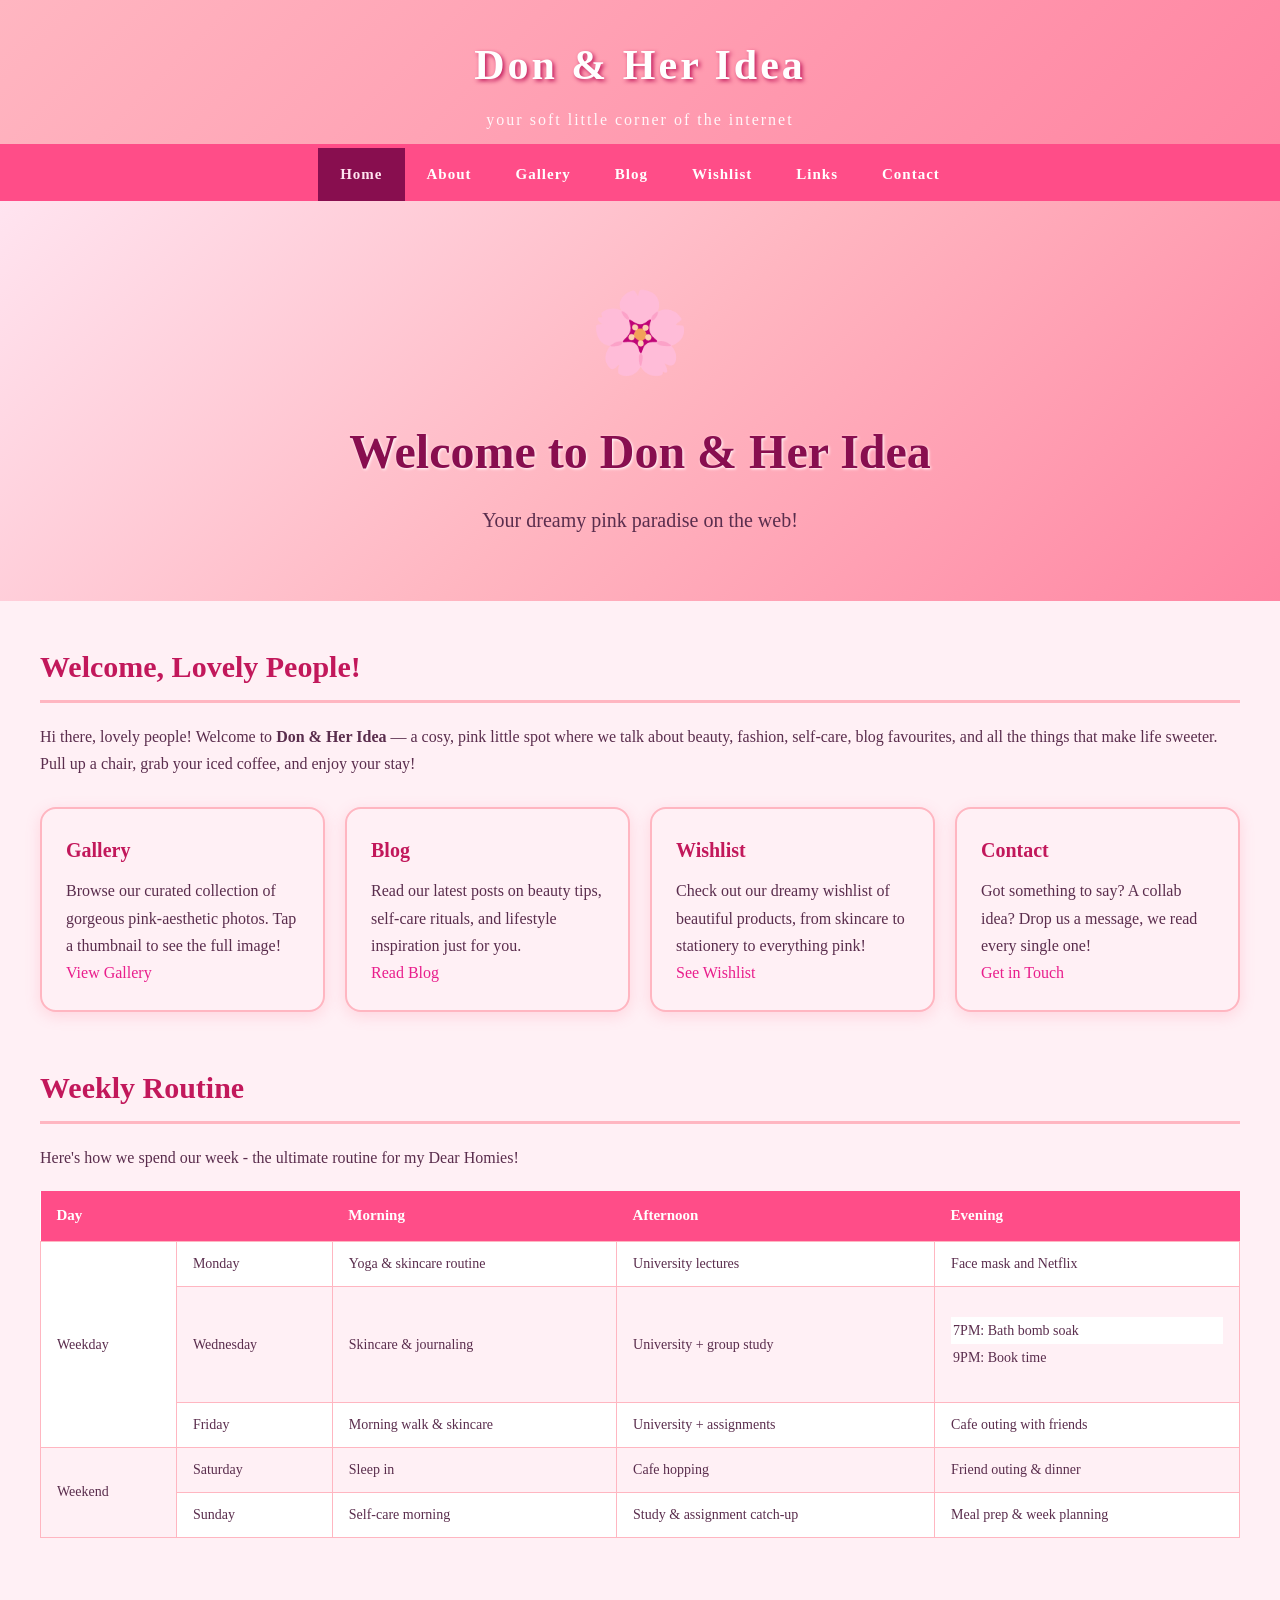
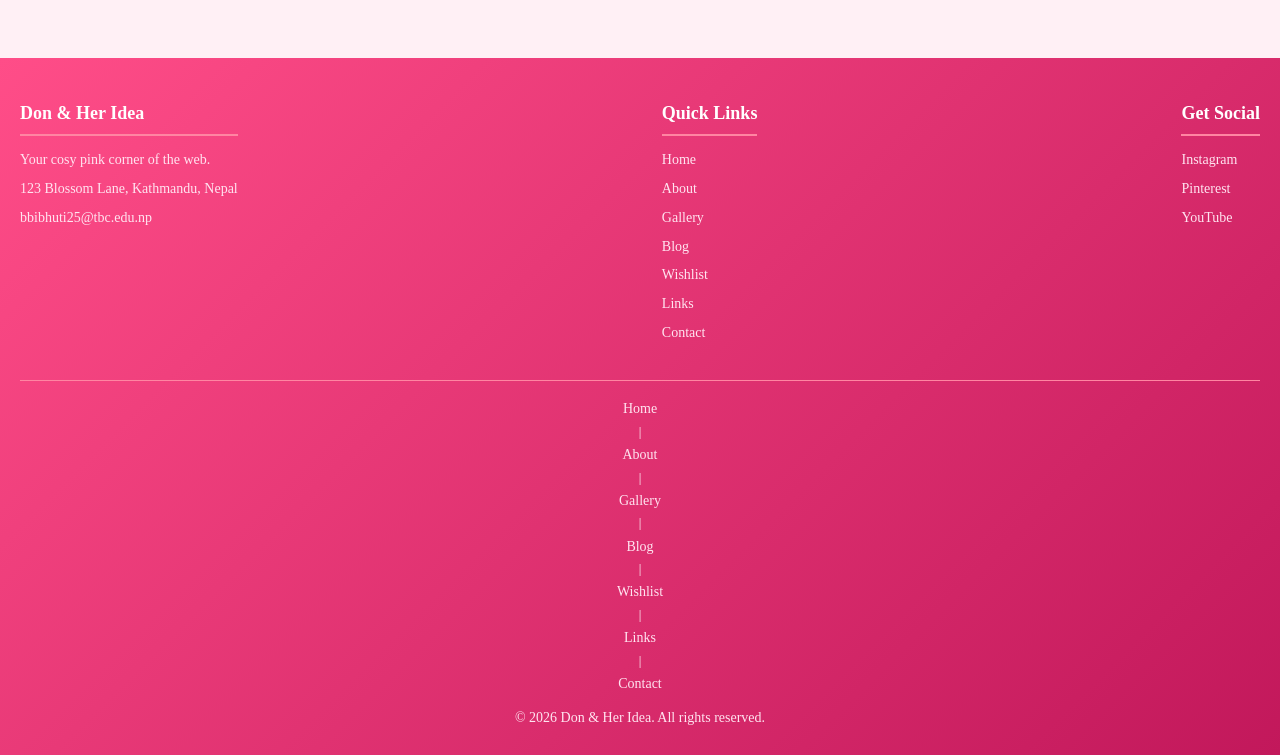
<file: index.html>
<!DOCTYPE html>
<html lang="en">
<head>
  <meta charset="UTF-8" />
  <meta name="viewport" content="width=device-width, initial-scale=1.0" />
  <title>Don & Her Idea | Home</title>
  <link rel="stylesheet" href="style.css" />
</head>
<body>

  <!-- HEADER -->
  <header>
    <div class="wrapper">
      <h1>Don &amp; Her Idea</h1>
      <p class="tagline">your soft little corner of the internet</p>
    </div>
  </header>

  <!-- PERSISTENT NAV BAR -->
  <nav class="main-nav">
    <ul>
      <li><a href="index.html" class="active">Home</a></li>
      <li><a href="about.html">About</a></li>
      <li><a href="gallery.html">Gallery</a></li>
      <li><a href="blog.html">Blog</a></li>
      <li><a href="shop.html">Wishlist</a></li>
      <li><a href="links.html">Links</a></li>
      <li><a href="contact.html">Contact</a></li>
    </ul>
  </nav>

  <!-- IMAGE SLIDER / BANNER -->
  <div class="banner">
    <div class="slider" id="slider">
      <div class="slide active">
        <div class="emoji-big">🌸</div>
        <h2>Welcome to Don &amp; Her Idea</h2>
        <p>Your dreamy pink paradise on the web!</p>
      </div>
      <div class="slide">
        <div class="emoji-big">💅</div>
        <h2>Fashion. Beauty. Life.</h2>
        <p>Everything a girl needs in one place.</p>
      </div>
      <div class="slide">
        <div class="emoji-big">🌷</div>
        <h2>Soft &amp; Sweet Vibes Only</h2>
        <p>Stay a while, you'll love it here.</p>
      </div>
      <div class="slide">
        <div class="emoji-big">✨</div>
        <h2>Bloom Where You Are Planted</h2>
        <p>Positivity, pink &amp; everything in between.</p>
      </div>
    </div>
  </div>

  <!-- MAIN CONTENT -->
  <main>
    <div class="wrapper">

      <!-- WELCOME SECTION -->
      <h2 class="section-title">Welcome, Lovely People!</h2>
      <p>
        Hi there, lovely people! Welcome to <strong>Don &amp; Her Idea</strong> — a cosy, pink little spot 
        where we talk about beauty, fashion, self-care, blog favourites, and all the things that make life 
        sweeter. Pull up a chair, grab your iced coffee, and enjoy your stay!
      </p>

      <!-- FEATURE CARDS -->
      <div class="card-grid" style="margin-top: 30px;">
        <div class="card">
          <h3>Gallery</h3>
          <p>Browse our curated collection of gorgeous pink-aesthetic photos. Tap a thumbnail to see the full image!</p>
          <a href="gallery.html">View Gallery</a>
        </div>
        <div class="card">
          <h3>Blog</h3>
          <p>Read our latest posts on beauty tips, self-care rituals, and lifestyle inspiration just for you.</p>
          <a href="blog.html">Read Blog</a>
        </div>
        <div class="card">
          <h3>Wishlist</h3>
          <p>Check out our dreamy wishlist of beautiful products, from skincare to stationery to everything pink!</p>
          <a href="shop.html">See Wishlist</a>
        </div>
        <div class="card">
          <h3>Contact</h3>
          <p>Got something to say? A collab idea? Drop us a message, we read every single one!</p>
          <a href="contact.html">Get in Touch</a>
        </div>
      </div>

      <!-- WEEKLY ROUTINE TABLE -->
      <h2 class="section-title" style="margin-top: 50px;">Weekly Routine</h2>
      <p>Here's how we spend our week - the ultimate routine for my Dear Homies!</p>

      <table>
        <thead>
          <tr>
            <th colspan="2">Day</th>
            <th>Morning</th>
            <th>Afternoon</th>
            <th>Evening</th>
          </tr>
        </thead>
        <tbody>
          <tr>
            <td rowspan="3">Weekday</td>
            <td>Monday</td>
            <td>Yoga &amp; skincare routine</td>
            <td>University lectures</td>
            <td>Face mask and Netflix</td>
          </tr>
          <tr>
            <td>Wednesday</td>
            <td>Skincare &amp; journaling</td>
            <td>University + group study</td>
            <td>
              <!-- NESTED TABLE inside a cell -->
              <table>
                <tr>
                  <td style="border:none; padding:2px;">7PM: Bath bomb soak</td>
                </tr>
                <tr>
                  <td style="border:none; padding:2px;">9PM: Book time</td>
                </tr>
              </table>
            </td>
          </tr>
          <tr>
            <td>Friday</td>
            <td>Morning walk &amp; skincare</td>
            <td>University + assignments</td>
            <td>Cafe outing with friends</td>
          </tr>
          <tr>
            <td rowspan="2">Weekend</td>
            <td>Saturday</td>
            <td>Sleep in</td>
            <td>Cafe hopping</td>
            <td>Friend outing &amp; dinner</td>
          </tr>
          <tr>
            <td>Sunday</td>
            <td>Self-care morning</td>
            <td>Study &amp; assignment catch-up</td>
            <td>Meal prep &amp; week planning</td>
          </tr>
        </tbody>
      </table>

    </div>
  </main>

  <!-- FOOTER -->
  <footer>
    <div class="footer-inner">
      <div>
        <h4>Don &amp; Her Idea</h4>
        <p>Your cosy pink corner of the web.</p>
        <p>123 Blossom Lane, Kathmandu, Nepal</p>
        <p><a href="mailto:bbibhuti25@tbc.edu.np">bbibhuti25@tbc.edu.np</a></p>
      </div>
      <div>
        <h4>Quick Links</h4>
        <a href="index.html">Home</a>
        <a href="about.html">About</a>
        <a href="gallery.html">Gallery</a>
        <a href="blog.html">Blog</a>
        <a href="shop.html">Wishlist</a>
        <a href="links.html">Links</a>
        <a href="contact.html">Contact</a>
      </div>
      <div>
        <h4>Get Social</h4>
        <a href="https://www.instagram.com/bibhutibhattarai_?igsh=MWlmOXd6ZXh1aWduYg==" target="_blank">Instagram</a>
        <a href="https://pinterest.com" target="_blank">Pinterest</a>
        <a href="https://youtube.com" target="_blank">YouTube</a>
      </div>
    </div>

    <!-- SECONDARY TEXT NAVIGATION -->
    <div class="secondary-nav">
      <a href="index.html">Home</a> |
      <a href="about.html">About</a> |
      <a href="gallery.html">Gallery</a> |
      <a href="blog.html">Blog</a> |
      <a href="shop.html">Wishlist</a> |
      <a href="links.html">Links</a> |
      <a href="contact.html">Contact</a>
      <p style="margin-top:10px; color:#ffe4f0;">© 2026 Don &amp; Her Idea. All rights reserved.</p>
    </div>
  </footer>

  <!-- SLIDER JAVASCRIPT -->
  <script>
    const slides = document.querySelectorAll('.slide');
    let current = 0;
    setInterval(function() {
      slides[current].classList.remove('active');
      current = (current + 1) % slides.length;
      slides[current].classList.add('active');
    }, 3000);
  </script>

</body>
</html>
</file>
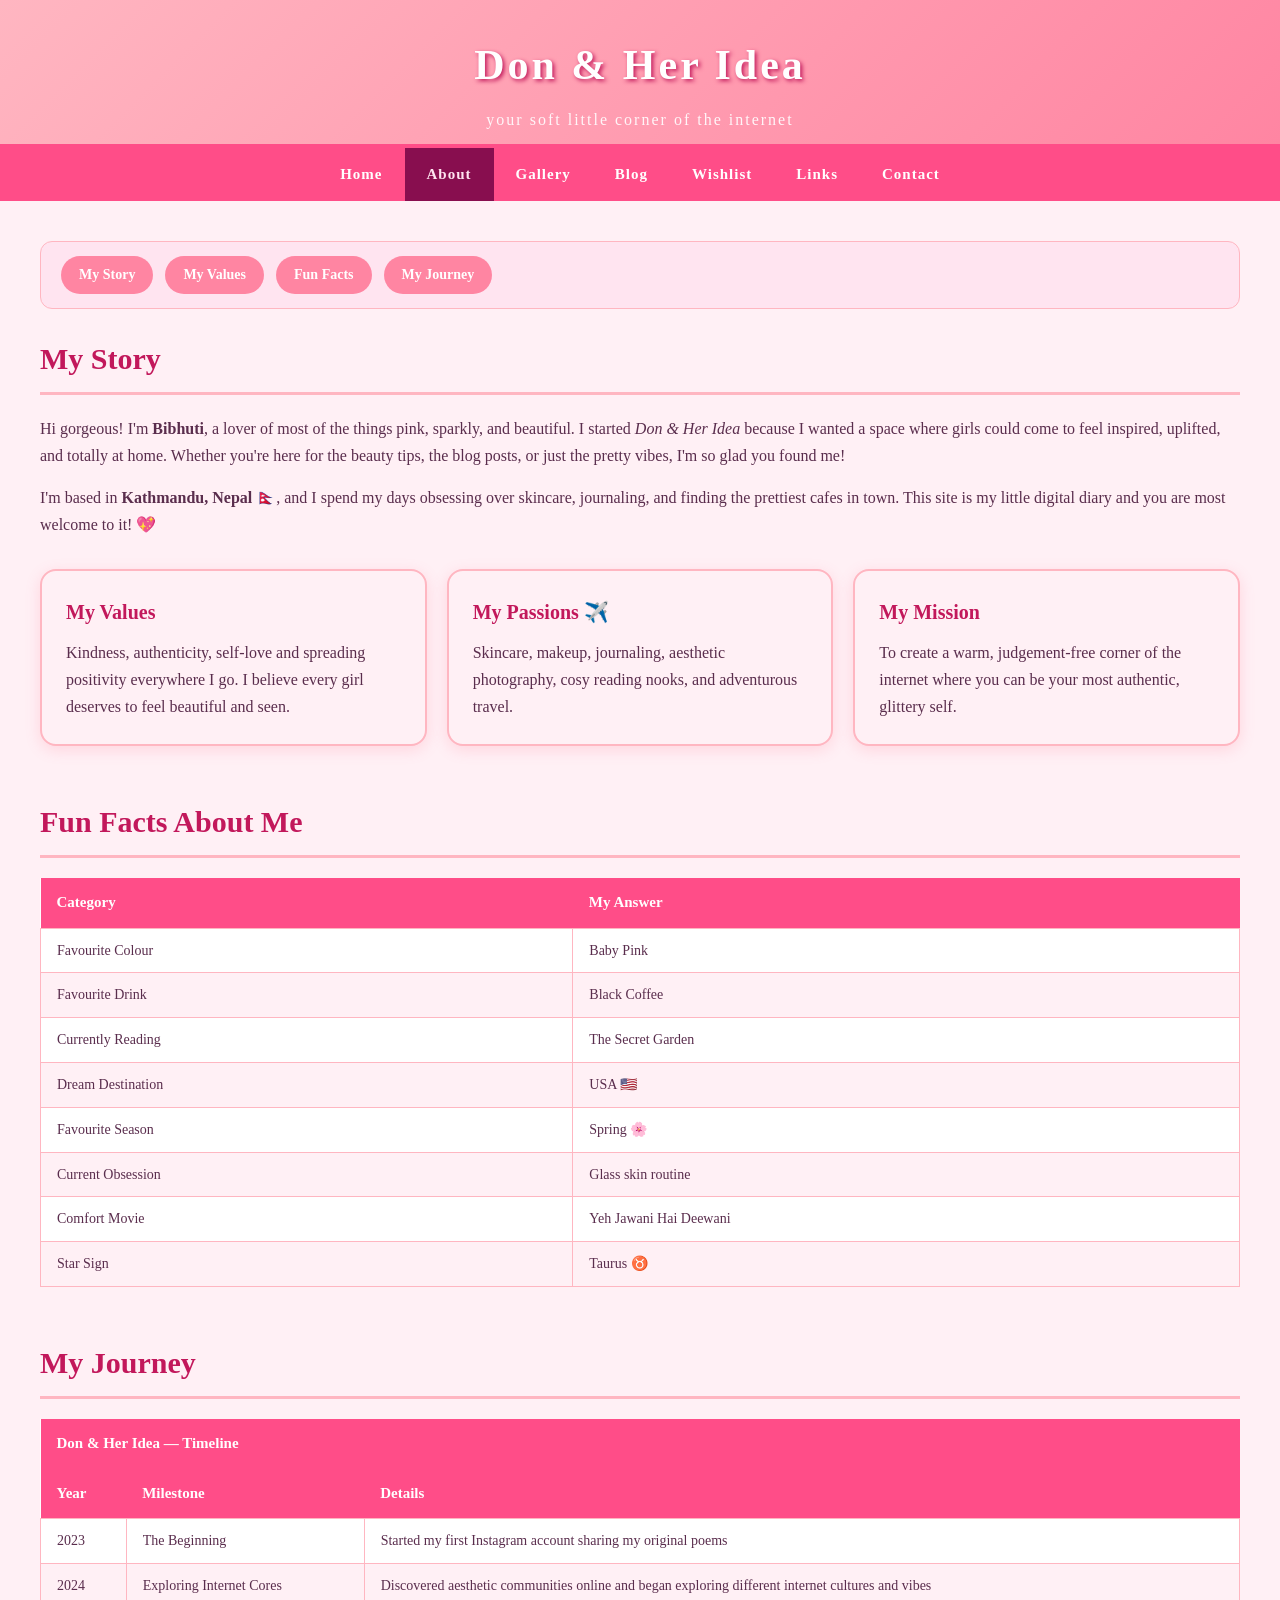
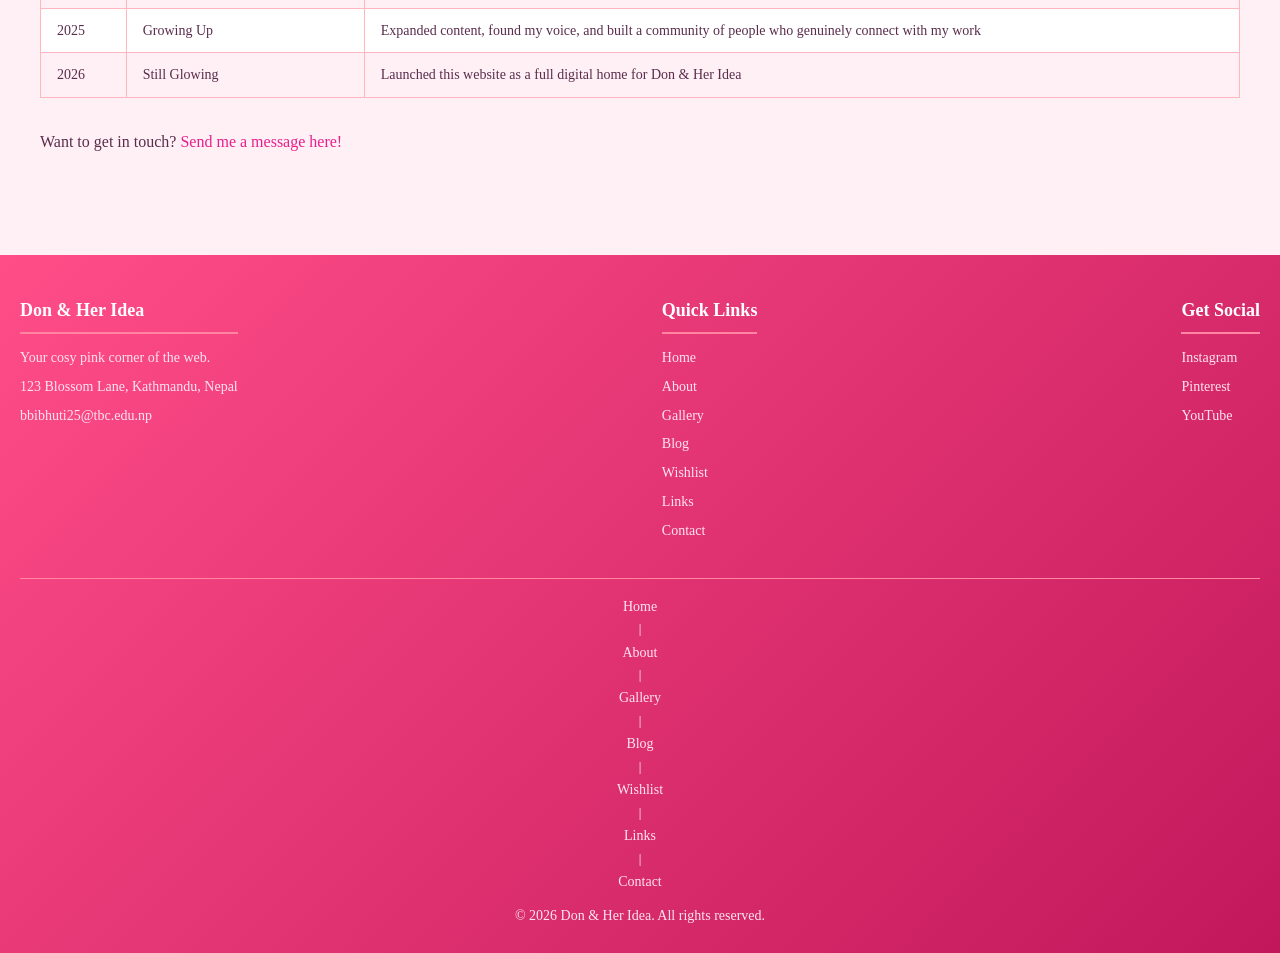
<file: about.html>
<!DOCTYPE html>
<html lang="en">
<head>
  <meta charset="UTF-8" />
  <meta name="viewport" content="width=device-width, initial-scale=1.0" />
  <title>Don & Her Idea | About</title>
  <link rel="stylesheet" href="style.css" />
</head>
<body>

  <header>
    <div class="wrapper">
      <h1>Don &amp; Her Idea</h1>
      <p class="tagline">your soft little corner of the internet</p>
    </div>
  </header>

  <nav class="main-nav">
    <ul>
      <li><a href="index.html">Home</a></li>
      <li><a href="about.html" class="active">About</a></li>
      <li><a href="gallery.html">Gallery</a></li>
      <li><a href="blog.html">Blog</a></li>
      <li><a href="shop.html">Wishlist</a></li>
      <li><a href="links.html">Links</a></li>
      <li><a href="contact.html">Contact</a></li>
    </ul>
  </nav>

  <main>
    <div class="wrapper">
      <div class="local-nav">
        <a href="#my-story">My Story</a>
        <a href="#my-values">My Values</a>
        <a href="#fun-facts">Fun Facts</a>
        <a href="#my-journey">My Journey</a>
      </div>

      <h2 class="section-title" id="my-story">My Story</h2>
      <p>
        Hi gorgeous! I'm <strong>Bibhuti</strong>, a lover of most of the things pink, sparkly, and beautiful. 
        I started <em>Don &amp; Her Idea</em> because I wanted a space where girls could come to feel inspired, 
        uplifted, and totally at home. Whether you're here for the beauty tips, the blog posts, or just the 
        pretty vibes, I'm so glad you found me!
      </p>
      <p style="margin-top: 15px;">
        I'm based in <strong>Kathmandu, Nepal</strong> 🇳🇵, and I spend my days obsessing over skincare, 
        journaling, and finding the prettiest cafes in town. This site is my little digital diary and you 
        are most welcome to it! 💖
      </p>

      <!-- FEATURE CARDS -->
      <div class="card-grid" style="margin-top: 30px;">
        <div class="card" id="my-values">
          <h3>My Values</h3>
          <p>Kindness, authenticity, self-love and spreading positivity everywhere I go. I believe every girl deserves to feel beautiful and seen.</p>
        </div>
        <div class="card">
          <h3>My Passions ✈️</h3>
          <p>Skincare, makeup, journaling, aesthetic photography, cosy reading nooks, and adventurous travel.</p>
        </div>
        <div class="card">
          <h3>My Mission</h3>
          <p>To create a warm, judgement-free corner of the internet where you can be your most authentic, glittery self.</p>
        </div>
      </div>

      <!-- FUN FACTS TABLE -->
      <h2 class="section-title" style="margin-top: 50px;" id="fun-facts">Fun Facts About Me</h2>
      <table>
        <thead>
          <tr>
            <th>Category</th>
            <th>My Answer</th>
          </tr>
        </thead>
        <tbody>
          <tr><td>Favourite Colour</td><td>Baby Pink</td></tr>
          <tr><td>Favourite Drink</td><td>Black Coffee</td></tr>
          <tr><td>Currently Reading</td><td>The Secret Garden</td></tr>
          <tr><td>Dream Destination</td><td>USA 🇺🇸</td></tr>
          <tr><td>Favourite Season</td><td>Spring 🌸</td></tr>
          <tr><td>Current Obsession</td><td>Glass skin routine</td></tr>
          <tr><td>Comfort Movie</td><td>Yeh Jawani Hai Deewani</td></tr>
          <tr><td>Star Sign</td><td>Taurus ♉</td></tr>
        </tbody>
      </table>

      <!-- MY JOURNEY TABLE -->
      <h2 class="section-title" style="margin-top: 50px;" id="my-journey">My Journey</h2>
      <table>
        <thead>
          <tr>
            <th colspan="3">Don &amp; Her Idea — Timeline</th>
          </tr>
          <tr>
            <th>Year</th>
            <th>Milestone</th>
            <th>Details</th>
          </tr>
        </thead>
        <tbody>
          <tr>
            <td>2023</td>
            <td>The Beginning</td>
            <td>Started my first Instagram account sharing my original poems</td>
          </tr>
          <tr>
            <td>2024</td>
            <td>Exploring Internet Cores</td>
            <td>Discovered aesthetic communities online and began exploring different internet cultures and vibes</td>
          </tr>
          <tr>
            <td>2025</td>
            <td>Growing Up</td>
            <td>Expanded content, found my voice, and built a community of people who genuinely connect with my work</td>
          </tr>
          <tr>
            <td>2026</td>
            <td>Still Glowing</td>
            <td>Launched this website as a full digital home for Don &amp; Her Idea</td>
          </tr>
        </tbody>
      </table>

      <p style="margin-top: 30px;">
        Want to get in touch? <a href="contact.html">Send me a message here!</a>
      </p>
    </div>
  </main>

  <footer>
    <div class="footer-inner">
      <div>
        <h4>Don &amp; Her Idea</h4>
        <p>Your cosy pink corner of the web.</p>
        <p>123 Blossom Lane, Kathmandu, Nepal</p>
        <p><a href="mailto:bbibhuti25@tbc.edu.np">bbibhuti25@tbc.edu.np</a></p>
      </div>
      <div>
        <h4>Quick Links</h4>
        <a href="index.html">Home</a>
        <a href="about.html">About</a>
        <a href="gallery.html">Gallery</a>
        <a href="blog.html">Blog</a>
        <a href="shop.html">Wishlist</a>
        <a href="links.html">Links</a>
        <a href="contact.html">Contact</a>
      </div>
      <div>
        <h4>Get Social</h4>
        <a href="https://www.instagram.com/bibhutibhattarai_?igsh=MWlmOXd6ZXh1aWduYg==" target="_blank">Instagram</a>
        <a href="https://pinterest.com" target="_blank">Pinterest</a>
        <a href="https://youtube.com" target="_blank">YouTube</a>
      </div>
    </div>
    <div class="secondary-nav">
      <a href="index.html">Home</a> |
      <a href="about.html">About</a> |
      <a href="gallery.html">Gallery</a> |
      <a href="blog.html">Blog</a> |
      <a href="shop.html">Wishlist</a> |
      <a href="links.html">Links</a> |
      <a href="contact.html">Contact</a>
      <p style="margin-top:10px; color:#ffe4f0;">© 2026 Don &amp; Her Idea. All rights reserved.</p>
    </div>
  </footer>

</body>
</html>
</file>
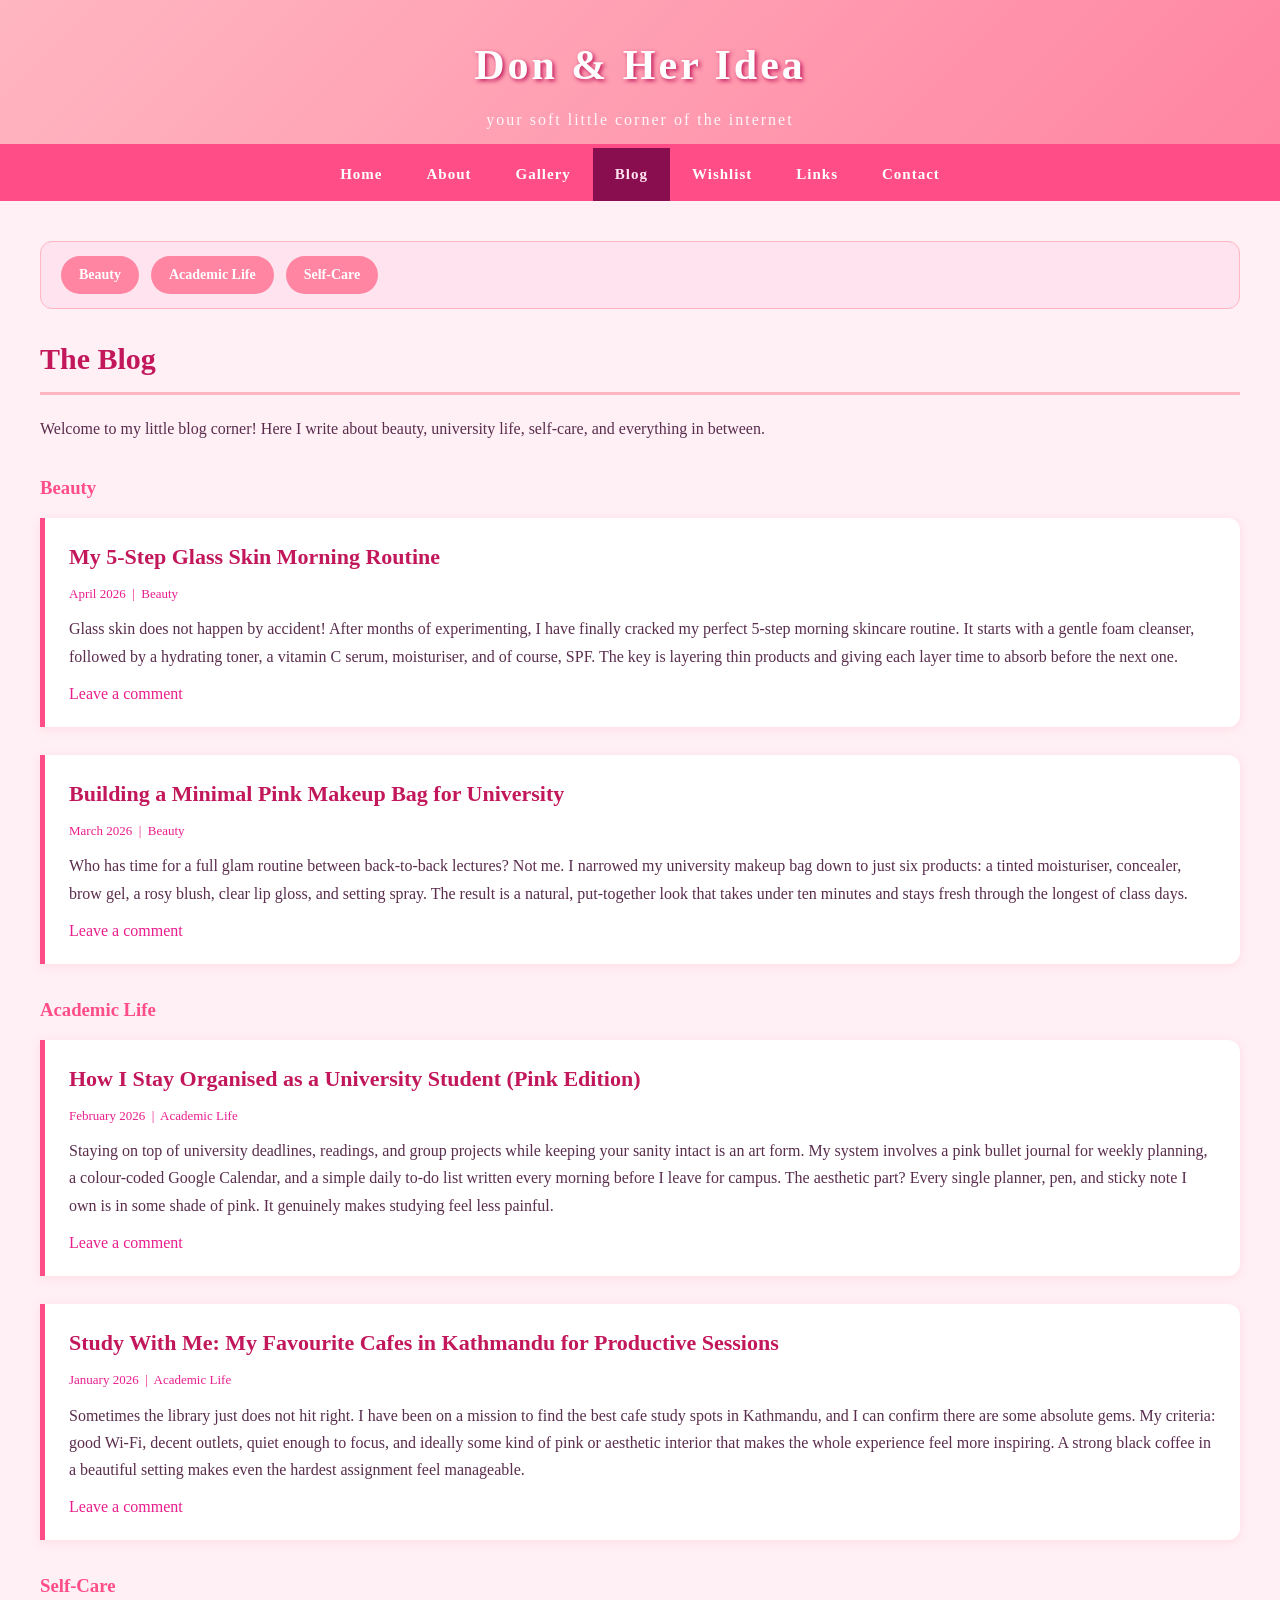
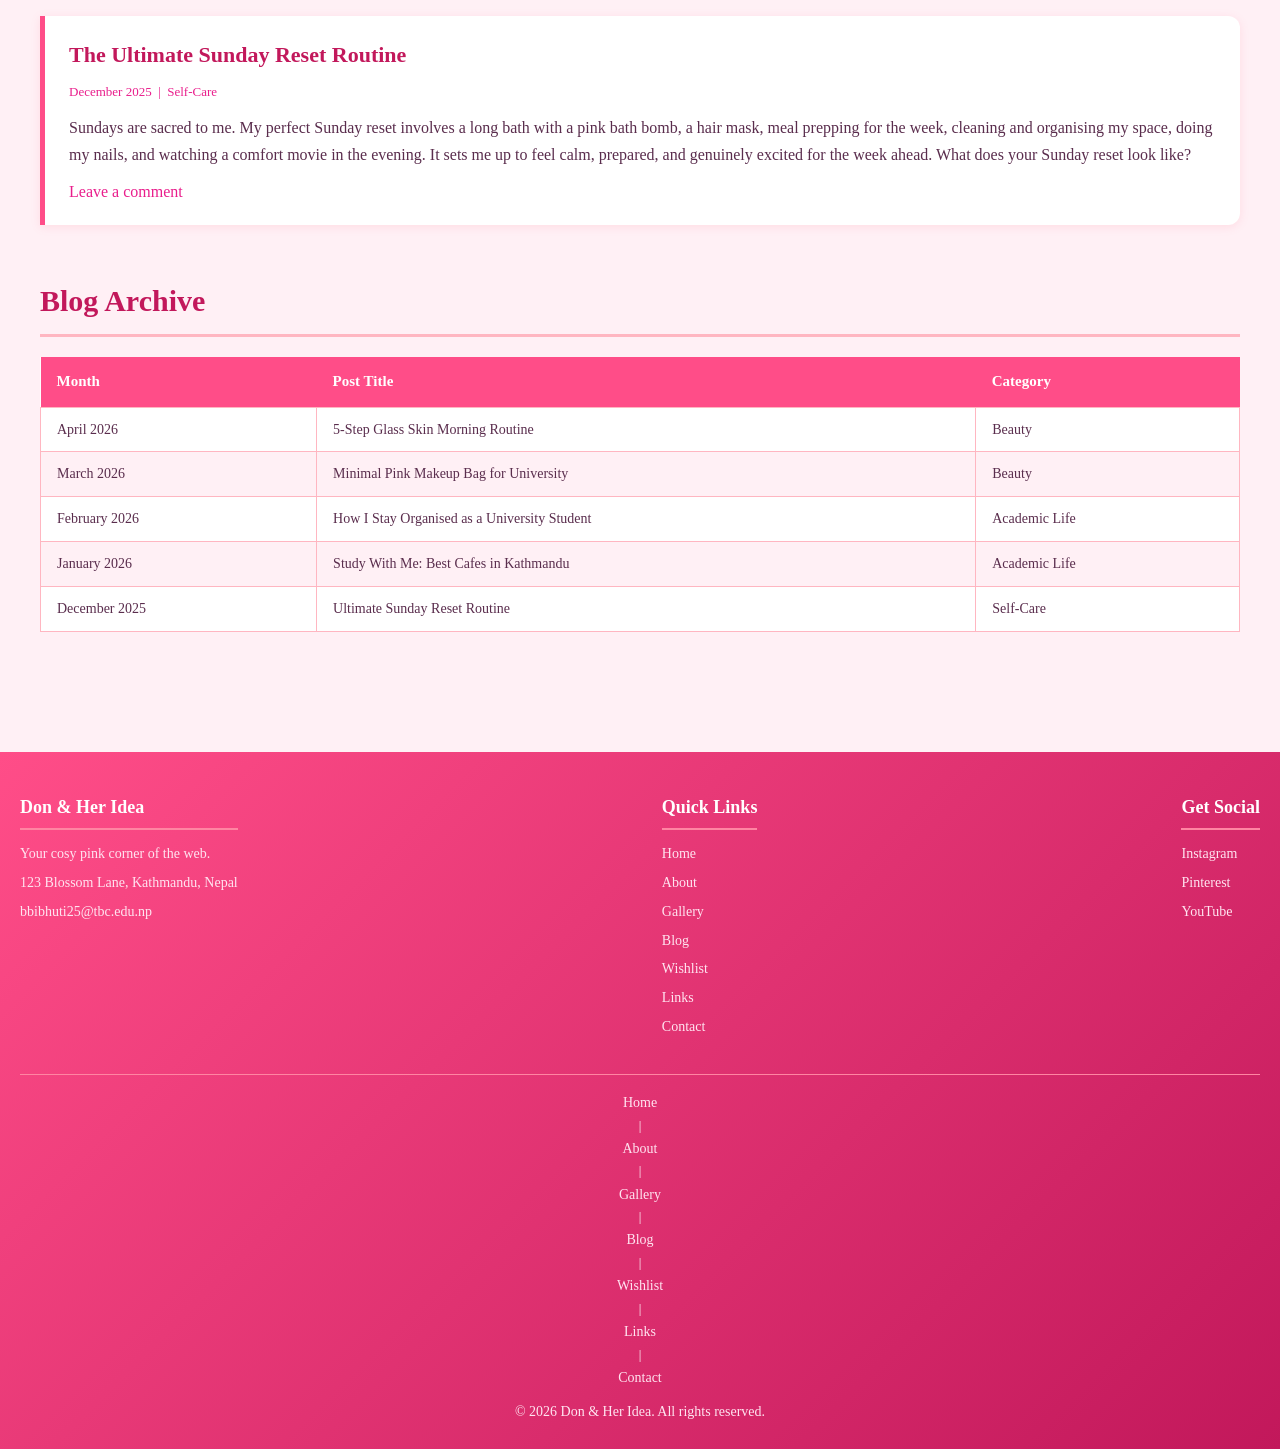
<file: blog.html>
<!DOCTYPE html>
<html lang="en">
<head>
  <meta charset="UTF-8" />
  <meta name="viewport" content="width=device-width, initial-scale=1.0" />
  <title>Don & Her Idea | Blog</title>
  <!-- Website updated: April 2026 -->
  <link rel="stylesheet" href="style.css" />
</head>
<body>

  <header>
    <div class="wrapper">
      <h1>Don &amp; Her Idea</h1>
      <p class="tagline">your soft little corner of the internet</p>
    </div>
  </header>

  <nav class="main-nav">
    <ul>
      <li><a href="index.html">Home</a></li>
      <li><a href="about.html">About</a></li>
      <li><a href="gallery.html">Gallery</a></li>
      <li><a href="blog.html" class="active">Blog</a></li>
      <li><a href="shop.html">Wishlist</a></li>
      <li><a href="links.html">Links</a></li>
      <li><a href="contact.html">Contact</a></li>
    </ul>
  </nav>

  <main>
    <div class="wrapper">

      <div class="local-nav">
        <a href="#beauty">Beauty</a>
        <a href="#academic">Academic Life</a>
        <a href="#self-care">Self-Care</a>
      </div>

      <h2 class="section-title">The Blog</h2>
      <p>Welcome to my little blog corner! Here I write about beauty, university life, self-care, and everything in between.</p>

      <!-- Beauty -->
      <h3 style="color:#ff4d88; margin: 30px 0 14px;" id="beauty">Beauty</h3>

      <div class="blog-post">
        <h3>My 5-Step Glass Skin Morning Routine</h3>
        <p class="meta">April 2026 &nbsp;|&nbsp; Beauty</p>
        <p>
          Glass skin does not happen by accident! After months of experimenting, I have finally cracked my 
          perfect 5-step morning skincare routine. It starts with a gentle foam cleanser, followed by a 
          hydrating toner, a vitamin C serum, moisturiser, and of course, SPF. The key is layering thin 
          products and giving each layer time to absorb before the next one.
        </p>
        <p style="margin-top: 10px;"><a href="contact.html">Leave a comment</a></p>
      </div>

      <div class="blog-post">
        <h3>Building a Minimal Pink Makeup Bag for University</h3>
        <p class="meta">March 2026 &nbsp;|&nbsp; Beauty</p>
        <p>
          Who has time for a full glam routine between back-to-back lectures? Not me. I narrowed my university 
          makeup bag down to just six products: a tinted moisturiser, concealer, brow gel, a rosy blush, clear 
          lip gloss, and setting spray. The result is a natural, put-together look that takes under ten minutes 
          and stays fresh through the longest of class days.
        </p>
        <p style="margin-top: 10px;"><a href="contact.html">Leave a comment</a></p>
      </div>

      <!-- Academic Life -->
      <h3 style="color:#ff4d88; margin: 30px 0 14px;" id="academic">Academic Life</h3>

      <div class="blog-post">
        <h3>How I Stay Organised as a University Student (Pink Edition)</h3>
        <p class="meta">February 2026 &nbsp;|&nbsp; Academic Life</p>
        <p>
          Staying on top of university deadlines, readings, and group projects while keeping your sanity 
          intact is an art form. My system involves a pink bullet journal for weekly planning, a colour-coded 
          Google Calendar, and a simple daily to-do list written every morning before I leave for campus. 
          The aesthetic part? Every single planner, pen, and sticky note I own is in some shade of pink. 
          It genuinely makes studying feel less painful.
        </p>
        <p style="margin-top: 10px;"><a href="contact.html">Leave a comment</a></p>
      </div>

      <div class="blog-post">
        <h3>Study With Me: My Favourite Cafes in Kathmandu for Productive Sessions</h3>
        <p class="meta">January 2026 &nbsp;|&nbsp; Academic Life</p>
        <p>
          Sometimes the library just does not hit right. I have been on a mission to find the best 
          cafe study spots in Kathmandu, and I can confirm there are some absolute gems. My criteria: 
          good Wi-Fi, decent outlets, quiet enough to focus, and ideally some kind of pink or aesthetic 
          interior that makes the whole experience feel more inspiring. A strong black coffee in a 
          beautiful setting makes even the hardest assignment feel manageable.
        </p>
        <p style="margin-top: 10px;"><a href="contact.html">Leave a comment</a></p>
      </div>

      <!-- Self-Care -->
      <h3 style="color:#ff4d88; margin: 30px 0 14px;" id="self-care">Self-Care</h3>

      <div class="blog-post">
        <h3>The Ultimate Sunday Reset Routine</h3>
        <p class="meta">December 2025 &nbsp;|&nbsp; Self-Care</p>
        <p>
          Sundays are sacred to me. My perfect Sunday reset involves a long bath with a pink bath bomb, 
          a hair mask, meal prepping for the week, cleaning and organising my space, doing my nails, and 
          watching a comfort movie in the evening. It sets me up to feel calm, prepared, and genuinely 
          excited for the week ahead. What does your Sunday reset look like?
        </p>
        <p style="margin-top: 10px;"><a href="contact.html">Leave a comment</a></p>
      </div>

      <!-- Blog Archive Table -->
      <h2 class="section-title" style="margin-top: 50px;">Blog Archive</h2>
      <table>
        <thead>
          <tr>
            <th>Month</th>
            <th>Post Title</th>
            <th>Category</th>
          </tr>
        </thead>
        <tbody>
          <tr><td>April 2026</td><td>5-Step Glass Skin Morning Routine</td><td>Beauty</td></tr>
          <tr><td>March 2026</td><td>Minimal Pink Makeup Bag for University</td><td>Beauty</td></tr>
          <tr><td>February 2026</td><td>How I Stay Organised as a University Student</td><td>Academic Life</td></tr>
          <tr><td>January 2026</td><td>Study With Me: Best Cafes in Kathmandu</td><td>Academic Life</td></tr>
          <tr><td>December 2025</td><td>Ultimate Sunday Reset Routine</td><td>Self-Care</td></tr>
        </tbody>
      </table>

    </div>
  </main>

  <footer>
    <div class="footer-inner">
      <div>
        <h4>Don &amp; Her Idea</h4>
        <p>Your cosy pink corner of the web.</p>
        <p>123 Blossom Lane, Kathmandu, Nepal</p>
        <p><a href="mailto:bbibhuti25@tbc.edu.np">bbibhuti25@tbc.edu.np</a></p>
      </div>
      <div>
        <h4>Quick Links</h4>
        <a href="index.html">Home</a>
        <a href="about.html">About</a>
        <a href="gallery.html">Gallery</a>
        <a href="blog.html">Blog</a>
        <a href="shop.html">Wishlist</a>
        <a href="links.html">Links</a>
        <a href="contact.html">Contact</a>
      </div>
      <div>
        <h4>Get Social</h4>
        <a href="https://www.instagram.com/bibhutibhattarai_?igsh=MWlmOXd6ZXh1aWduYg==" target="_blank">Instagram</a>
        <a href="https://pinterest.com" target="_blank">Pinterest</a>
        <a href="https://youtube.com" target="_blank">YouTube</a>
      </div>
    </div>
    <div class="secondary-nav">
      <a href="index.html">Home</a> |
      <a href="about.html">About</a> |
      <a href="gallery.html">Gallery</a> |
      <a href="blog.html">Blog</a> |
      <a href="shop.html">Wishlist</a> |
      <a href="links.html">Links</a> |
      <a href="contact.html">Contact</a>
      <p style="margin-top:10px; color:#ffe4f0;">© 2026 Don &amp; Her Idea. All rights reserved.</p>
    </div>
  </footer>

</body>
</html>
</file>
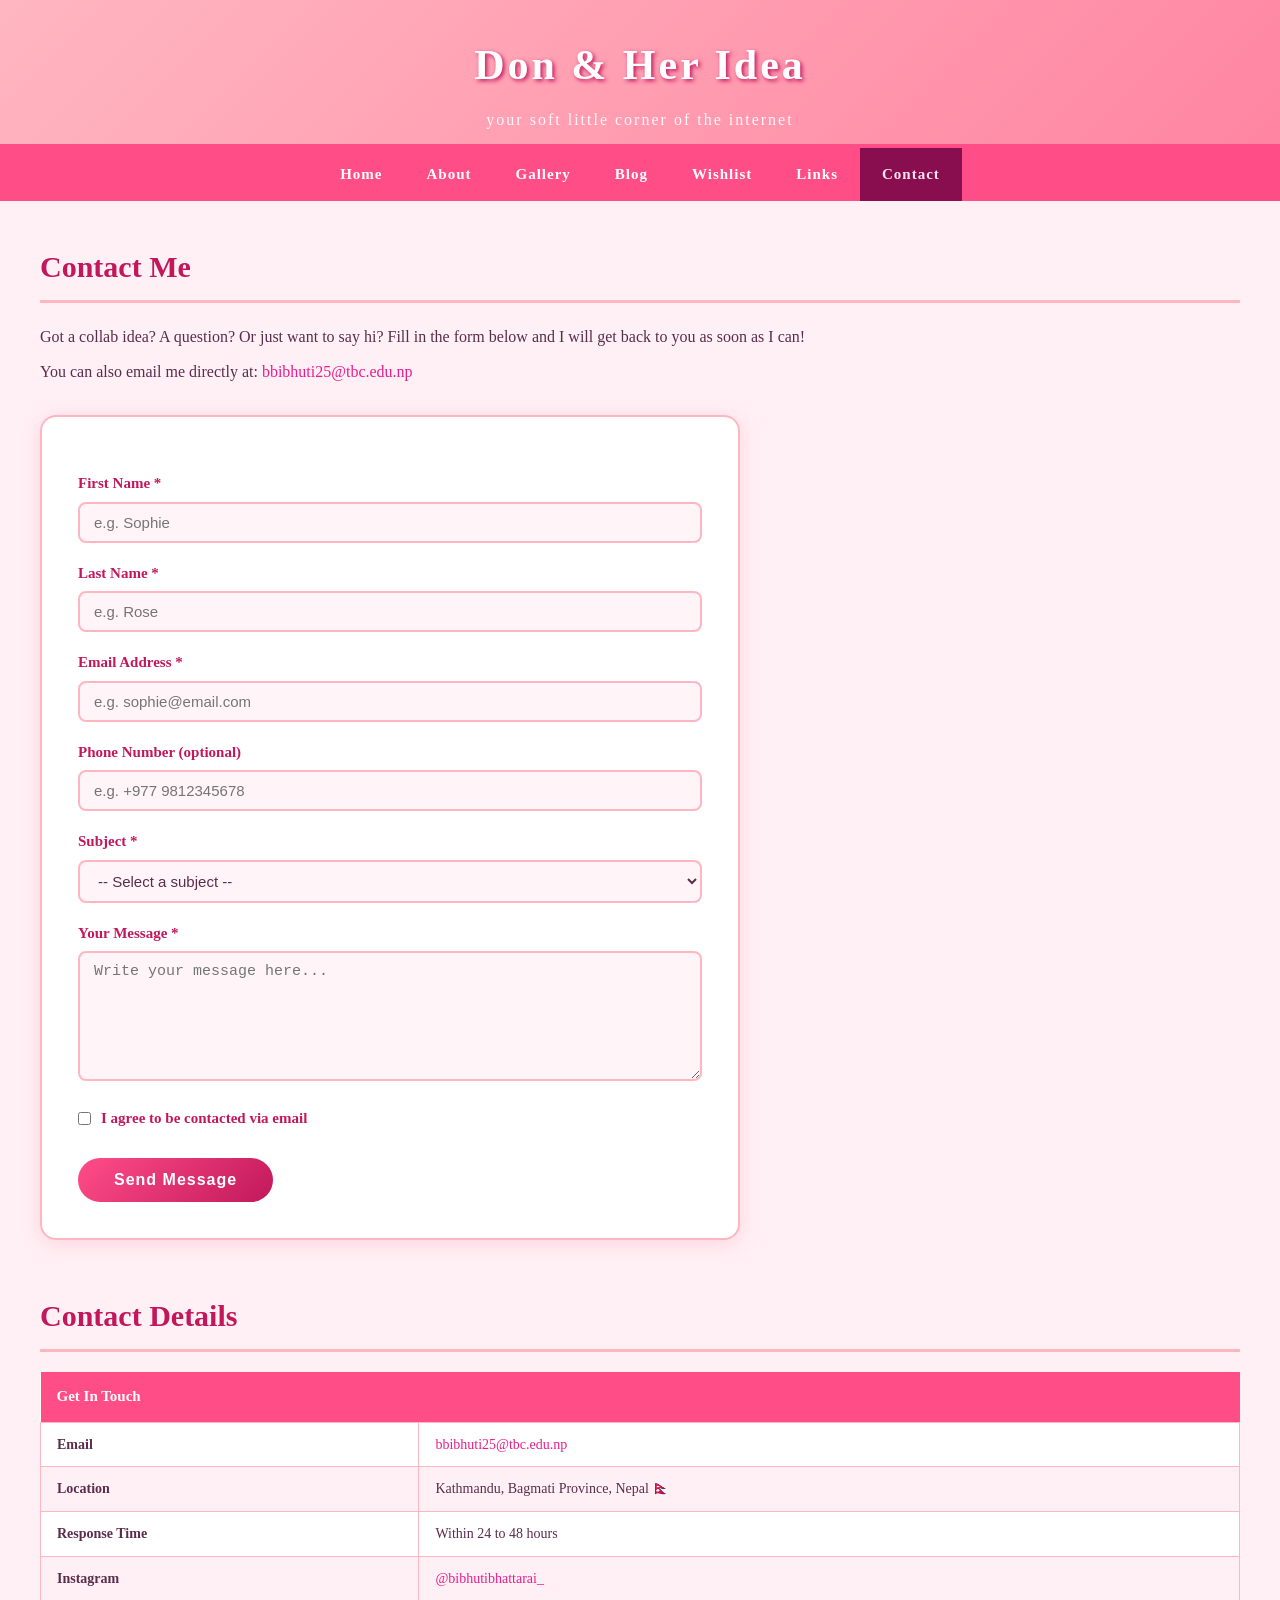
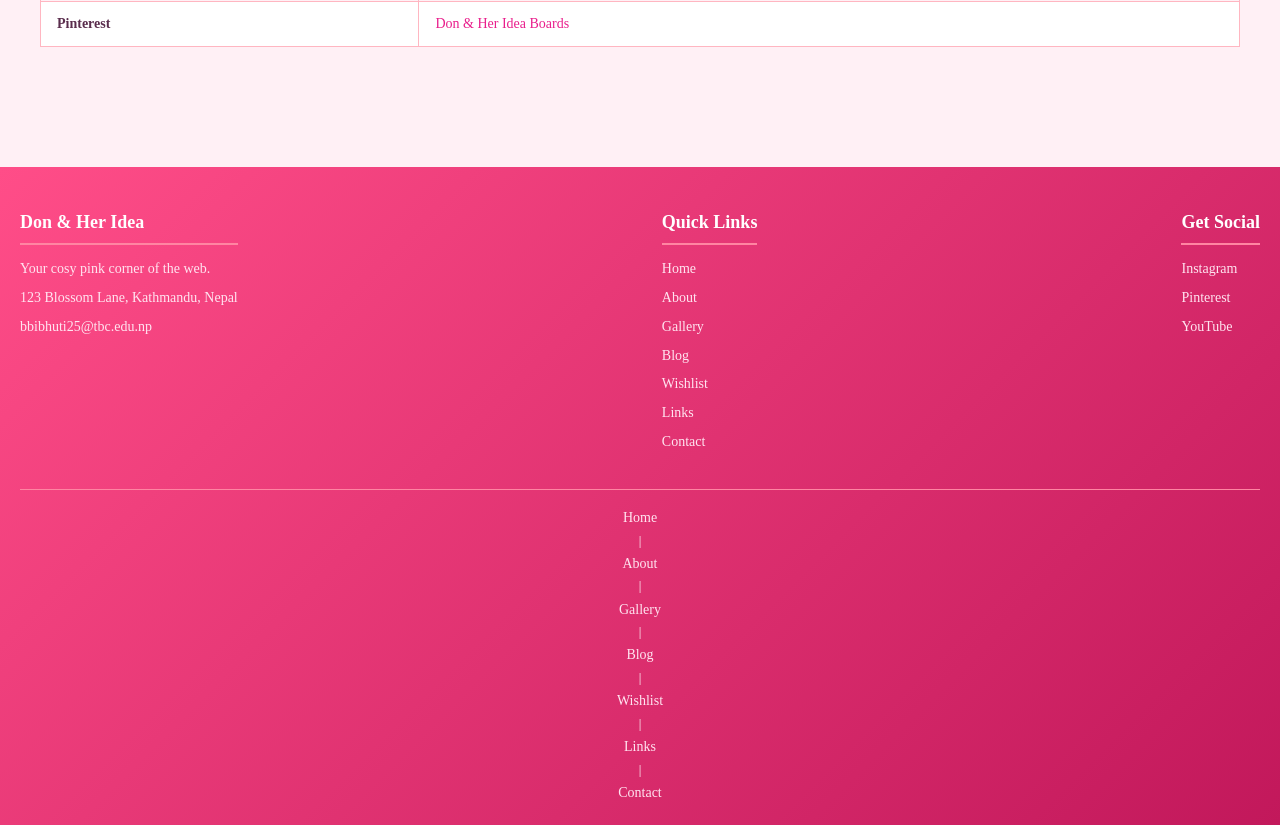
<file: contact.html>
<!DOCTYPE html>
<html lang="en">
<head>
  <meta charset="UTF-8" />
  <meta name="viewport" content="width=device-width, initial-scale=1.0" />
  <title>Don & Her Idea | Contact</title>
  <link rel="stylesheet" href="style.css" />
</head>
<body>

  <header>
    <div class="wrapper">
      <h1>Don &amp; Her Idea</h1>
      <p class="tagline">your soft little corner of the internet</p>
    </div>
  </header>

  <nav class="main-nav">
    <ul>
      <li><a href="index.html">Home</a></li>
      <li><a href="about.html">About</a></li>
      <li><a href="gallery.html">Gallery</a></li>
      <li><a href="blog.html">Blog</a></li>
      <li><a href="shop.html">Wishlist</a></li>
      <li><a href="links.html">Links</a></li>
      <li><a href="contact.html" class="active">Contact</a></li>
    </ul>
  </nav>

  <main>
    <div class="wrapper">
      <h2 class="section-title">Contact Me</h2>
      <p>
        Got a collab idea? A question? Or just want to say hi? Fill in the form below and I will get 
        back to you as soon as I can!
      </p>
      <p style="margin-top: 8px;">
        You can also email me directly at: 
        <a href="mailto:bbibhuti25@tbc.edu.np">bbibhuti25@tbc.edu.np</a>
      </p>

      <!-- CONTACT FORM -->
      <div class="contact-form" style="margin-top: 30px;">
        <div id="success-msg" style="display:none; background:#ffe4f0; border:2px solid #ff4d88; border-radius:10px; padding:16px; color:#c2185b; margin-bottom:20px; font-size:16px; text-align:center;">
          Your message was sent successfully! I will reply soon!
        </div>

        <label for="fname">First Name *</label>
        <input type="text" id="fname" placeholder="e.g. Sophie" />
        <span class="error-msg" id="err-fname">Please enter your first name.</span>

        <label for="lname">Last Name *</label>
        <input type="text" id="lname" placeholder="e.g. Rose" />
        <span class="error-msg" id="err-lname">Please enter your last name.</span>

        <label for="email">Email Address *</label>
        <input type="email" id="email" placeholder="e.g. sophie@email.com" />
        <span class="error-msg" id="err-email">Please enter a valid email address.</span>

        <label for="phone">Phone Number (optional)</label>
        <input type="tel" id="phone" placeholder="e.g. +977 9812345678" />

        <label for="subject">Subject *</label>
        <select id="subject">
          <option value="">-- Select a subject --</option>
          <option value="collab">Collaboration</option>
          <option value="feedback">Feedback</option>
          <option value="question">General Question</option>
          <option value="other">Something Else</option>
        </select>
        <span class="error-msg" id="err-subject">Please select a subject.</span>

        <label for="message">Your Message *</label>
        <textarea id="message" placeholder="Write your message here..."></textarea>
        <span class="error-msg" id="err-message">Please write a message (at least 10 characters).</span>

        <label style="display:flex; align-items:center; gap:10px; margin-top:16px; font-weight:bold; color:#c2185b;">
          <input type="checkbox" id="agree" style="width:auto;" />
          I agree to be contacted via email
        </label>
        <span class="error-msg" id="err-agree">Please tick the checkbox to continue.</span>

        <button onclick="validateForm()">Send Message</button>
      </div>

      <!-- CONTACT INFO TABLE -->
      <h2 class="section-title" style="margin-top: 50px;">Contact Details</h2>
      <table>
        <thead>
          <tr>
            <th colspan="2">Get In Touch</th>
          </tr>
        </thead>
        <tbody>
          <tr>
            <td><strong>Email</strong></td>
            <td><a href="mailto:bbibhuti25@tbc.edu.np">bbibhuti25@tbc.edu.np</a></td>
          </tr>
          <tr>
            <td><strong>Location</strong></td>
            <td>Kathmandu, Bagmati Province, Nepal 🇳🇵</td>
          </tr>
          <tr>
            <td><strong>Response Time</strong></td>
            <td>Within 24 to 48 hours</td>
          </tr>
          <tr>
            <td><strong>Instagram</strong></td>
            <td><a href="https://www.instagram.com/bibhutibhattarai_?igsh=MWlmOXd6ZXh1aWduYg==" target="_blank">@bibhutibhattarai_</a></td>
          </tr>
          <tr>
            <td><strong>Pinterest</strong></td>
            <td><a href="https://pinterest.com" target="_blank">Don &amp; Her Idea Boards</a></td>
          </tr>
        </tbody>
      </table>

    </div>
  </main>

  <footer>
    <div class="footer-inner">
      <div>
        <h4>Don &amp; Her Idea</h4>
        <p>Your cosy pink corner of the web.</p>
        <p>123 Blossom Lane, Kathmandu, Nepal</p>
        <p><a href="mailto:bbibhuti25@tbc.edu.np">bbibhuti25@tbc.edu.np</a></p>
      </div>
      <div>
        <h4>Quick Links</h4>
        <a href="index.html">Home</a>
        <a href="about.html">About</a>
        <a href="gallery.html">Gallery</a>
        <a href="blog.html">Blog</a>
        <a href="shop.html">Wishlist</a>
        <a href="links.html">Links</a>
        <a href="contact.html">Contact</a>
      </div>
      <div>
        <h4>Get Social</h4>
        <a href="https://www.instagram.com/bibhutibhattarai_?igsh=MWlmOXd6ZXh1aWduYg==" target="_blank">Instagram</a>
        <a href="https://pinterest.com" target="_blank">Pinterest</a>
        <a href="https://youtube.com" target="_blank">YouTube</a>
      </div>
    </div>
    <div class="secondary-nav">
      <a href="index.html">Home</a> |
      <a href="about.html">About</a> |
      <a href="gallery.html">Gallery</a> |
      <a href="blog.html">Blog</a> |
      <a href="shop.html">Wishlist</a> |
      <a href="links.html">Links</a> |
      <a href="contact.html">Contact</a>
</file>
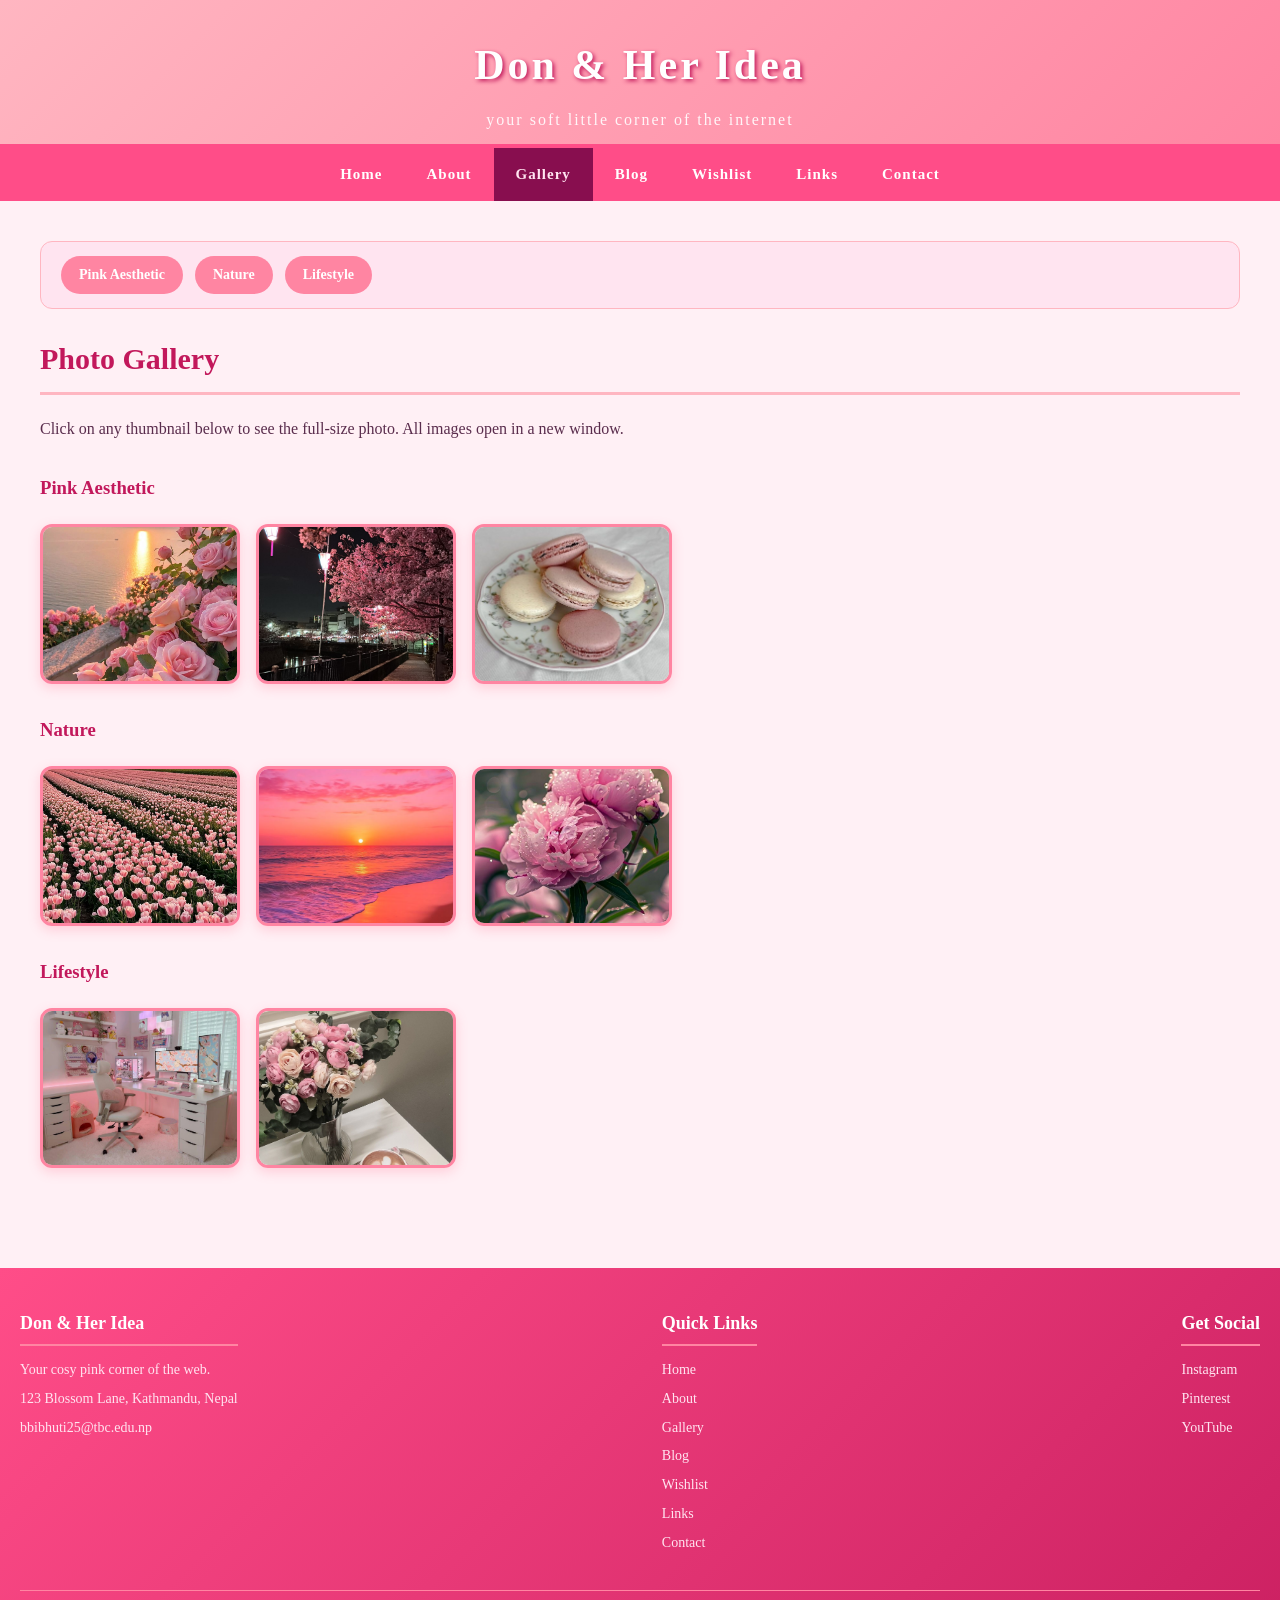
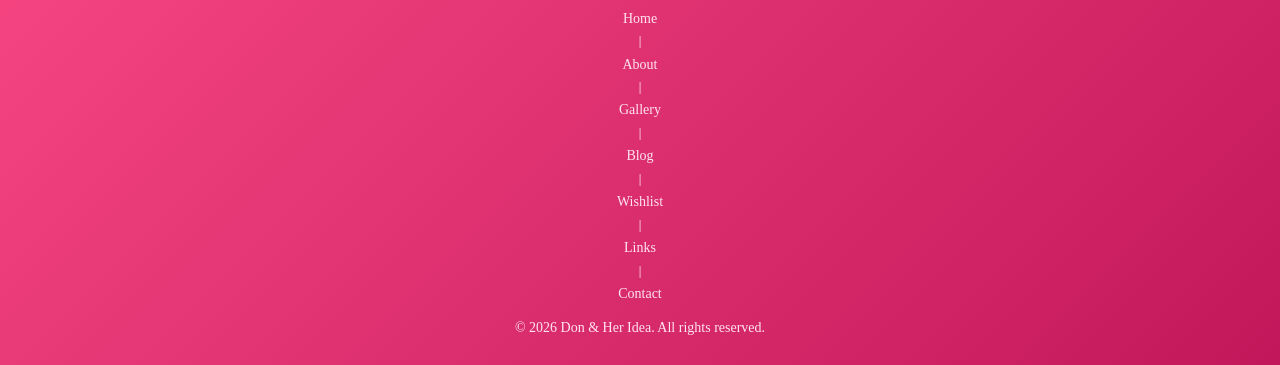
<file: gallery.html>
<!DOCTYPE html>
<html lang="en">
<head>
  <meta charset="UTF-8" />
  <meta name="viewport" content="width=device-width, initial-scale=1.0" />
  <title>Don & Her Idea | Gallery</title>
  <link rel="stylesheet" href="style.css" />
  <style>
    .lightbox-overlay {
      display: none;
      position: fixed;
      top: 0; left: 0;
      width: 100%; height: 100%;
      background: rgba(136, 14, 79, 0.85);
      z-index: 9999;
      align-items: center;
      justify-content: center;
      flex-direction: column;
    }
    .lightbox-overlay.open {
      display: flex;
    }
    .lightbox-overlay img {
      max-width: 80%;
      max-height: 70vh;
      border: 6px solid #ffb6c1;
      border-radius: 12px;
      box-shadow: 0 0 40px rgba(255,182,193,0.6);
    }
    .lightbox-overlay p {
      color: #ffe4f0;
      margin-top: 12px;
      font-size: 18px;
    }
    .lightbox-close {
      position: absolute;
      top: 20px; right: 30px;
      font-size: 36px;
      color: #fff;
      cursor: pointer;
      font-weight: bold;
    }
  </style>
</head>
<body>

  <header>
    <div class="wrapper">
      <h1>Don &amp; Her Idea</h1>
      <p class="tagline">your soft little corner of the internet</p>
    </div>
  </header>

  <nav class="main-nav">
    <ul>
      <li><a href="index.html">Home</a></li>
      <li><a href="about.html">About</a></li>
      <li><a href="gallery.html" class="active">Gallery</a></li>
      <li><a href="blog.html">Blog</a></li>
      <li><a href="shop.html">Wishlist</a></li>
      <li><a href="links.html">Links</a></li>
      <li><a href="contact.html">Contact</a></li>
    </ul>
  </nav>

  <main>
    <div class="wrapper">

      <div class="local-nav">
        <a href="#pink-aesthetic">Pink Aesthetic</a>
        <a href="#nature">Nature</a>
        <a href="#lifestyle">Lifestyle</a>
      </div>

      <h2 class="section-title">Photo Gallery</h2>
      <p>Click on any thumbnail below to see the full-size photo. All images open in a new window.</p>

      <h3 style="color:#c2185b; margin: 30px 0 14px;" id="pink-aesthetic">Pink Aesthetic</h3>
      <div class="gallery-grid">
        <a href="images/pic1_large.jpg" target="_blank" title="Pink roses in bloom">
          <img src="images/pic1_thumb.jpg"
               alt="A beautiful bouquet of soft pink roses in full bloom"
               onerror="this.src='https://via.placeholder.com/200x160/FFB6C1/880E4F?text=Pink+Roses'" />
        </a>
        <a href="images/pic2_large.jpg" target="_blank" title="Cherry blossom trees">
          <img src="images/pic2_thumb.jpg"
               alt="Cherry blossom trees with soft pink petals against a blue sky"
               onerror="this.src='https://via.placeholder.com/200x160/FFD1DC/880E4F?text=Blossoms'" />
        </a>
        <a href="images/pic3_large.jpg" target="_blank" title="Pink macarons on a plate">
          <img src="images/pic3_thumb.jpg"
               alt="Delicate pink macarons arranged on a white plate"
               onerror="this.src='https://via.placeholder.com/200x160/FF85A2/FFF?text=Macarons'" />
        </a>
      </div>

      <h3 style="color:#c2185b; margin: 30px 0 14px;" id="nature">Nature</h3>
      <div class="gallery-grid">
        <a href="images/pic4_large.jpg" target="_blank" title="Pink tulip fields">
          <img src="images/pic4_thumb.jpg"
               alt="A wide field of pink tulips stretching to the horizon"
               onerror="this.src='https://via.placeholder.com/200x160/FFC0CB/880E4F?text=Tulips'" />
        </a>
        <a href="images/pic5_large.jpg" target="_blank" title="Sunset sky in pink and orange">
          <img src="images/pic5_thumb.jpg"
               alt="A gorgeous pink and orange sunset sky over the mountains"
               onerror="this.src='https://via.placeholder.com/200x160/FFB6C1/5a2d4d?text=Sunset'" />
        </a>
        <a href="images/pic6_large.jpg" target="_blank" title="Peony flowers close up">
          <img src="images/pic6_thumb.jpg"
               alt="Close up of soft pink peony flowers with dew drops"
               onerror="this.src='https://via.placeholder.com/200x160/FF69B4/FFF?text=Peonies'" />
        </a>
      </div>

      <h3 style="color:#c2185b; margin: 30px 0 14px;" id="lifestyle">Lifestyle</h3>
      <div class="gallery-grid">
        <a href="images/pic7_large.jpg" target="_blank" title="Cosy pink bedroom setup">
          <img src="images/pic7_thumb.jpg"
               alt="A cosy bedroom decorated in pink and white with fairy lights"
               onerror="this.src='https://via.placeholder.com/200x160/FFE4F0/880E4F?text=Bedroom'" />
        </a>
        <a href="images/pic8_large.jpg" target="_blank" title="Iced coffee on a marble table">
          <img src="images/pic8_thumb.jpg"
               alt="An iced coffee drink on a white marble table with flowers"
               onerror="this.src='https://via.placeholder.com/200x160/FFC0CB/5a2d4d?text=Coffee'" />
        </a>
      </div>

    </div>
  </main>

  <footer>
    <div class="footer-inner">
      <div>
        <h4>Don &amp; Her Idea</h4>
        <p>Your cosy pink corner of the web.</p>
        <p>123 Blossom Lane, Kathmandu, Nepal</p>
        <p><a href="mailto:bbibhuti25@tbc.edu.np">bbibhuti25@tbc.edu.np</a></p>
      </div>
      <div>
        <h4>Quick Links</h4>
        <a href="index.html">Home</a>
        <a href="about.html">About</a>
        <a href="gallery.html">Gallery</a>
        <a href="blog.html">Blog</a>
        <a href="shop.html">Wishlist</a>
        <a href="links.html">Links</a>
        <a href="contact.html">Contact</a>
      </div>
      <div>
        <h4>Get Social</h4>
        <a href="https://www.instagram.com/bibhutibhattarai_?igsh=MWlmOXd6ZXh1aWduYg==" target="_blank">Instagram</a>
        <a href="https://pinterest.com" target="_blank">Pinterest</a>
        <a href="https://youtube.com" target="_blank">YouTube</a>
      </div>
    </div>
    <div class="secondary-nav">
      <a href="index.html">Home</a> |
      <a href="about.html">About</a> |
      <a href="gallery.html">Gallery</a> |
      <a href="blog.html">Blog</a> |
      <a href="shop.html">Wishlist</a> |
      <a href="links.html">Links</a> |
      <a href="contact.html">Contact</a>
      <p style="margin-top:10px; color:#ffe4f0;">© 2026 Don &amp; Her Idea. All rights reserved.</p>
    </div>
  </footer>

</body>
</html>
</file>
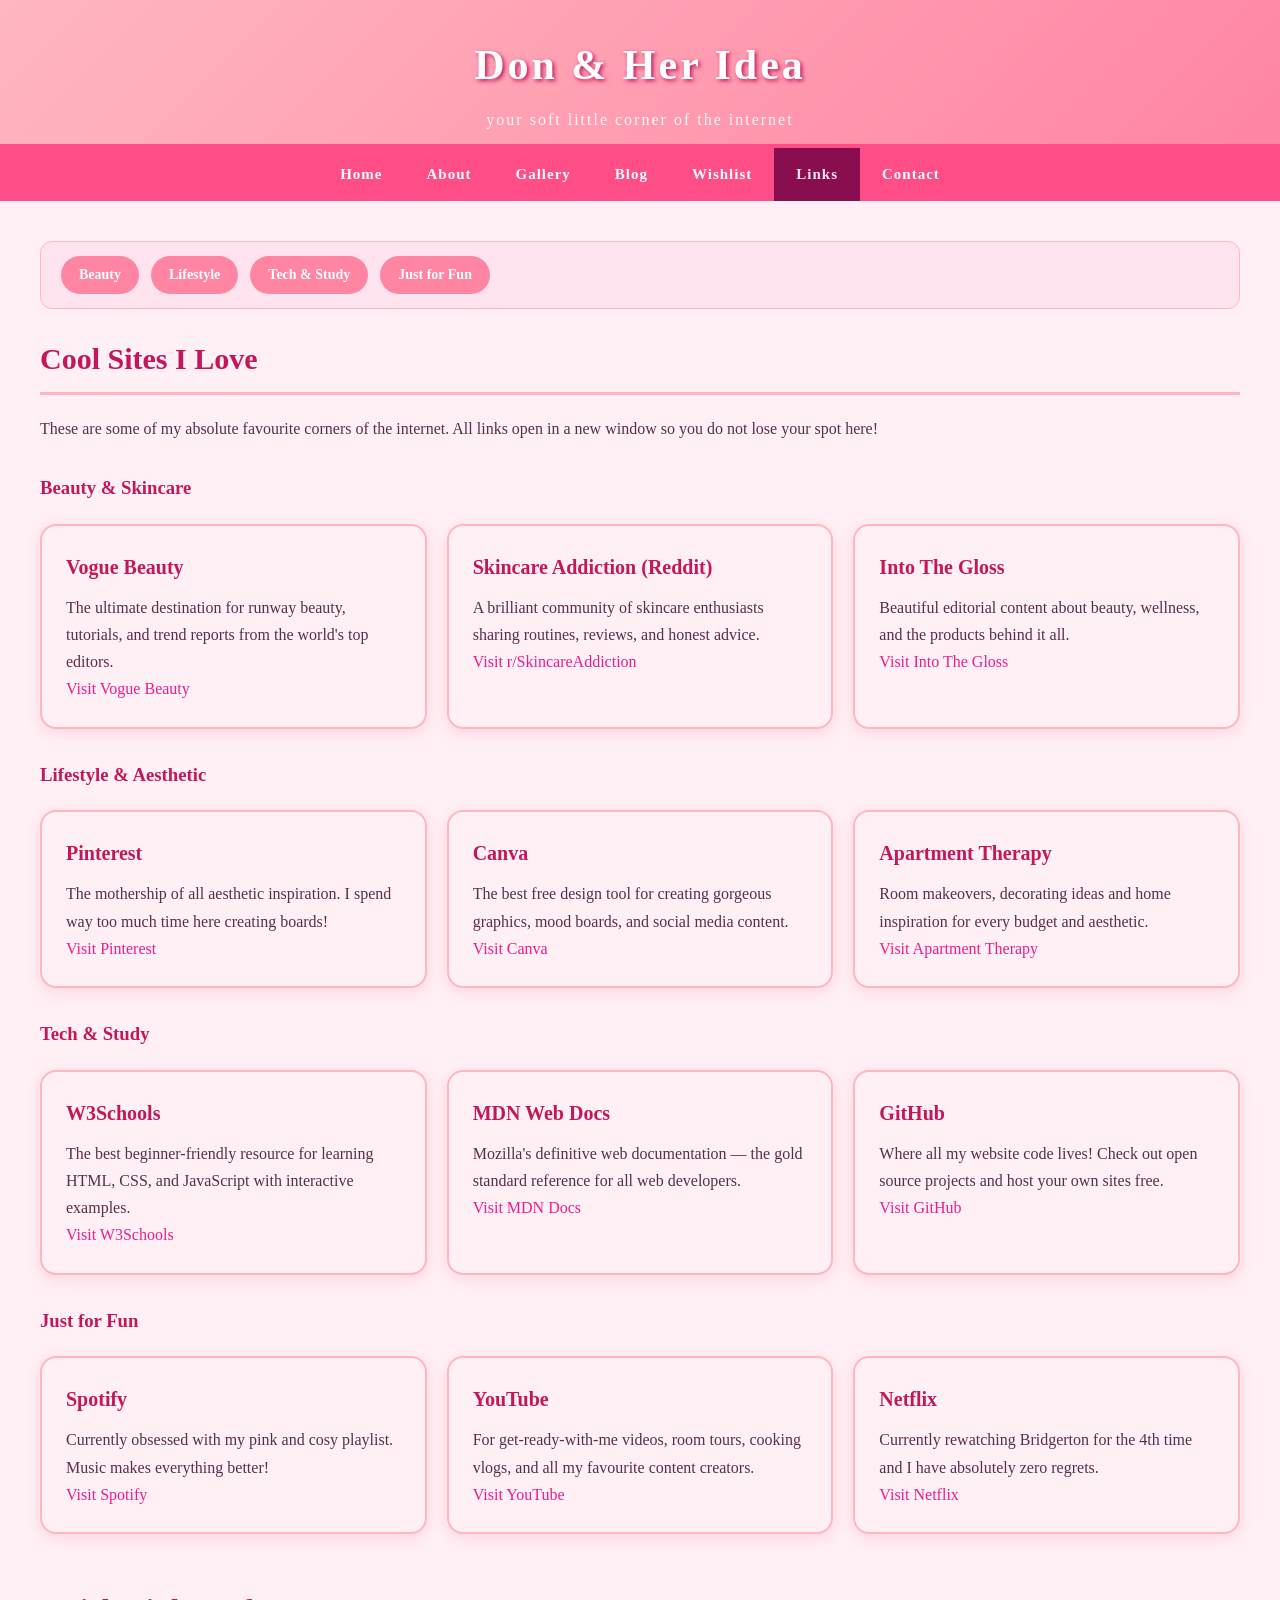
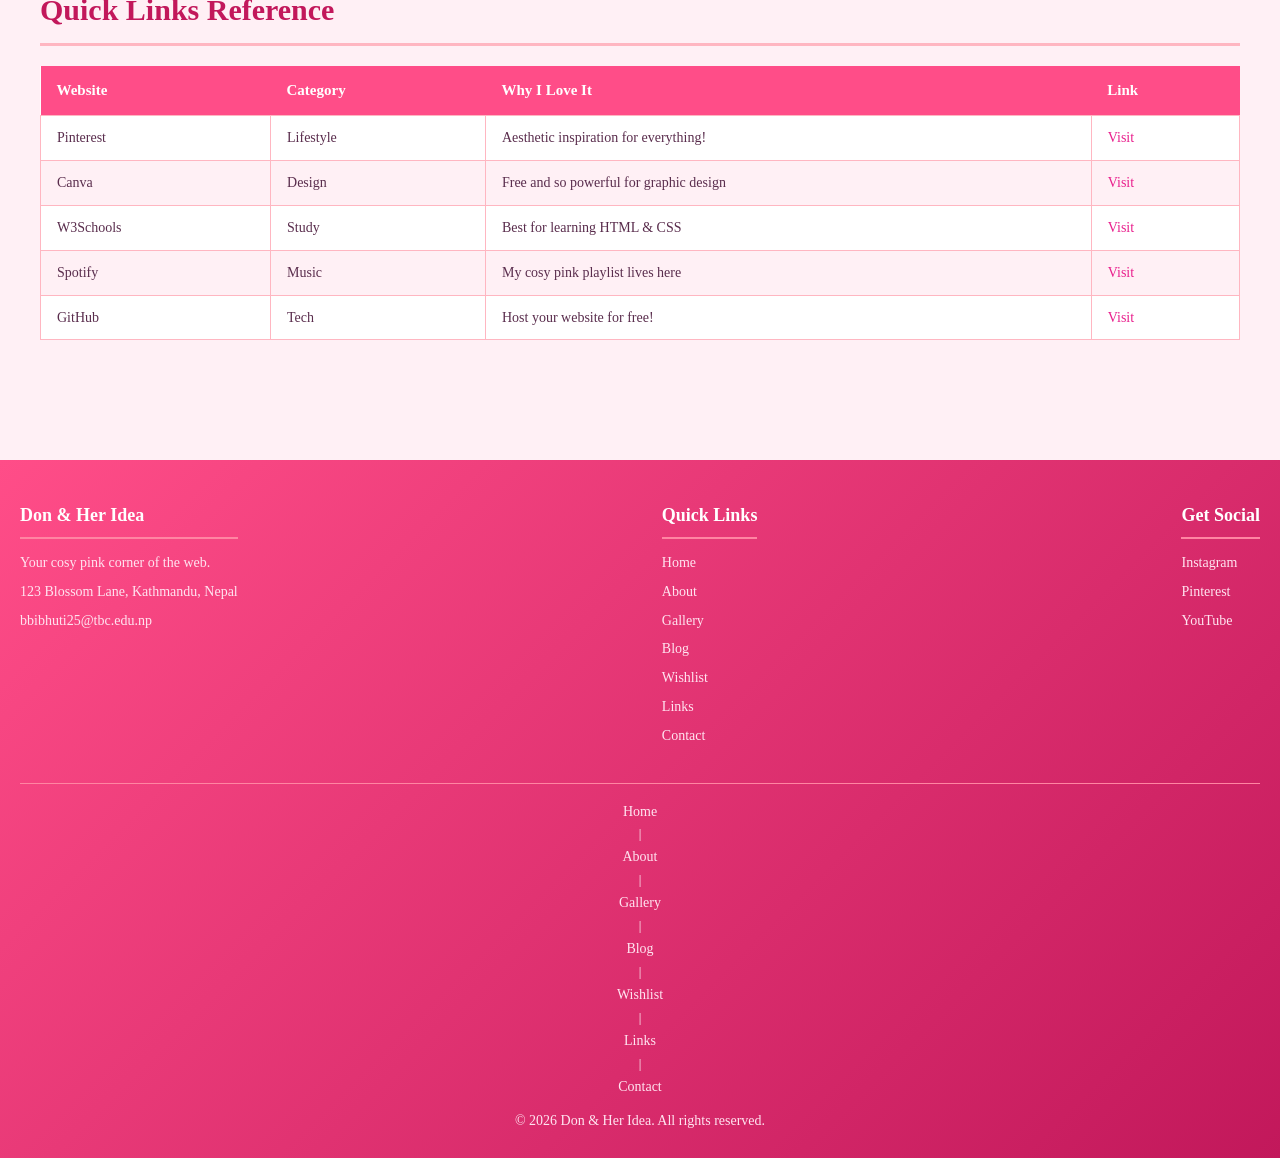
<file: links.html>
<!DOCTYPE html>
<html lang="en">
<head>
  <meta charset="UTF-8" />
  <meta name="viewport" content="width=device-width, initial-scale=1.0" />
  <title>Don & Her Idea | Cool Links</title>
  <link rel="stylesheet" href="style.css" />
</head>
<body>

  <header>
    <div class="wrapper">
      <h1>Don &amp; Her Idea</h1>
      <p class="tagline">your soft little corner of the internet</p>
    </div>
  </header>

  <nav class="main-nav">
    <ul>
      <li><a href="index.html">Home</a></li>
      <li><a href="about.html">About</a></li>
      <li><a href="gallery.html">Gallery</a></li>
      <li><a href="blog.html">Blog</a></li>
      <li><a href="shop.html">Wishlist</a></li>
      <li><a href="links.html" class="active">Links</a></li>
      <li><a href="contact.html">Contact</a></li>
    </ul>
  </nav>

  <main>
    <div class="wrapper">

      <div class="local-nav">
        <a href="#beauty-links">Beauty</a>
        <a href="#lifestyle-links">Lifestyle</a>
        <a href="#tech-links">Tech &amp; Study</a>
        <a href="#fun-links">Just for Fun</a>
      </div>

      <h2 class="section-title">Cool Sites I Love</h2>
      <p>These are some of my absolute favourite corners of the internet. All links open in a new window so you do not lose your spot here!</p>

      <!-- Beauty Links -->
      <h3 style="color:#c2185b; margin: 30px 0 14px;" id="beauty-links">Beauty &amp; Skincare</h3>
      <div class="card-grid">
        <div class="card">
          <h3>Vogue Beauty</h3>
          <p>The ultimate destination for runway beauty, tutorials, and trend reports from the world's top editors.</p>
          <a href="https://www.vogue.com/beauty" target="_blank">Visit Vogue Beauty</a>
        </div>
        <div class="card">
          <h3>Skincare Addiction (Reddit)</h3>
          <p>A brilliant community of skincare enthusiasts sharing routines, reviews, and honest advice.</p>
          <a href="https://www.reddit.com/r/SkincareAddiction/" target="_blank">Visit r/SkincareAddiction</a>
        </div>
        <div class="card">
          <h3>Into The Gloss</h3>
          <p>Beautiful editorial content about beauty, wellness, and the products behind it all.</p>
          <a href="https://intothegloss.com" target="_blank">Visit Into The Gloss</a>
        </div>
      </div>

      <!-- Lifestyle Links -->
      <h3 style="color:#c2185b; margin: 30px 0 14px;" id="lifestyle-links">Lifestyle &amp; Aesthetic</h3>
      <div class="card-grid">
        <div class="card">
          <h3>Pinterest</h3>
          <p>The mothership of all aesthetic inspiration. I spend way too much time here creating boards!</p>
          <a href="https://www.pinterest.com" target="_blank">Visit Pinterest</a>
        </div>
        <div class="card">
          <h3>Canva</h3>
          <p>The best free design tool for creating gorgeous graphics, mood boards, and social media content.</p>
          <a href="https://www.canva.com" target="_blank">Visit Canva</a>
        </div>
        <div class="card">
          <h3>Apartment Therapy</h3>
          <p>Room makeovers, decorating ideas and home inspiration for every budget and aesthetic.</p>
          <a href="https://www.apartmenttherapy.com" target="_blank">Visit Apartment Therapy</a>
        </div>
      </div>

      <!-- Tech & Study Links -->
      <h3 style="color:#c2185b; margin: 30px 0 14px;" id="tech-links">Tech &amp; Study</h3>
      <div class="card-grid">
        <div class="card">
          <h3>W3Schools</h3>
          <p>The best beginner-friendly resource for learning HTML, CSS, and JavaScript with interactive examples.</p>
          <a href="https://www.w3schools.com" target="_blank">Visit W3Schools</a>
        </div>
        <div class="card">
          <h3>MDN Web Docs</h3>
          <p>Mozilla's definitive web documentation — the gold standard reference for all web developers.</p>
          <a href="https://developer.mozilla.org" target="_blank">Visit MDN Docs</a>
        </div>
        <div class="card">
          <h3>GitHub</h3>
          <p>Where all my website code lives! Check out open source projects and host your own sites free.</p>
          <a href="https://github.com" target="_blank">Visit GitHub</a>
        </div>
      </div>

      <!-- Fun Links -->
      <h3 style="color:#c2185b; margin: 30px 0 14px;" id="fun-links">Just for Fun</h3>
      <div class="card-grid">
        <div class="card">
          <h3>Spotify</h3>
          <p>Currently obsessed with my pink and cosy playlist. Music makes everything better!</p>
          <a href="https://www.spotify.com" target="_blank">Visit Spotify</a>
        </div>
        <div class="card">
          <h3>YouTube</h3>
          <p>For get-ready-with-me videos, room tours, cooking vlogs, and all my favourite content creators.</p>
          <a href="https://www.youtube.com" target="_blank">Visit YouTube</a>
        </div>
        <div class="card">
          <h3>Netflix</h3>
          <p>Currently rewatching Bridgerton for the 4th time and I have absolutely zero regrets.</p>
          <a href="https://www.netflix.com" target="_blank">Visit Netflix</a>
        </div>
      </div>

      <!-- LINKS TABLE -->
      <h2 class="section-title" style="margin-top: 50px;">Quick Links Reference</h2>
      <table>
        <thead>
          <tr>
            <th>Website</th>
            <th>Category</th>
            <th>Why I Love It</th>
            <th>Link</th>
          </tr>
        </thead>
        <tbody>
          <tr>
            <td>Pinterest</td>
            <td>Lifestyle</td>
            <td>Aesthetic inspiration for everything!</td>
            <td><a href="https://pinterest.com" target="_blank">Visit</a></td>
          </tr>
          <tr>
            <td>Canva</td>
            <td>Design</td>
            <td>Free and so powerful for graphic design</td>
            <td><a href="https://canva.com" target="_blank">Visit</a></td>
          </tr>
          <tr>
            <td>W3Schools</td>
            <td>Study</td>
            <td>Best for learning HTML &amp; CSS</td>
            <td><a href="https://w3schools.com" target="_blank">Visit</a></td>
          </tr>
          <tr>
            <td>Spotify</td>
            <td>Music</td>
            <td>My cosy pink playlist lives here</td>
            <td><a href="https://spotify.com" target="_blank">Visit</a></td>
          </tr>
          <tr>
            <td>GitHub</td>
            <td>Tech</td>
            <td>Host your website for free!</td>
            <td><a href="https://github.com" target="_blank">Visit</a></td>
          </tr>
        </tbody>
      </table>

    </div>
  </main>

  <footer>
    <div class="footer-inner">
      <div>
        <h4>Don &amp; Her Idea</h4>
        <p>Your cosy pink corner of the web.</p>
        <p>123 Blossom Lane, Kathmandu, Nepal</p>
        <p><a href="mailto:bbibhuti25@tbc.edu.np">bbibhuti25@tbc.edu.np</a></p>
      </div>
      <div>
        <h4>Quick Links</h4>
        <a href="index.html">Home</a>
        <a href="about.html">About</a>
        <a href="gallery.html">Gallery</a>
        <a href="blog.html">Blog</a>
        <a href="shop.html">Wishlist</a>
        <a href="links.html">Links</a>
        <a href="contact.html">Contact</a>
      </div>
      <div>
        <h4>Get Social</h4>
        <a href="https://www.instagram.com/bibhutibhattarai_?igsh=MWlmOXd6ZXh1aWduYg==" target="_blank">Instagram</a>
        <a href="https://pinterest.com" target="_blank">Pinterest</a>
        <a href="https://youtube.com" target="_blank">YouTube</a>
      </div>
    </div>
    <div class="secondary-nav">
      <a href="index.html">Home</a> |
      <a href="about.html">About</a> |
      <a href="gallery.html">Gallery</a> |
      <a href="blog.html">Blog</a> |
      <a href="shop.html">Wishlist</a> |
      <a href="links.html">Links</a> |
      <a href="contact.html">Contact</a>
      <p style="margin-top:10px; color:#ffe4f0;">© 2026 Don &amp; Her Idea. All rights reserved.</p>
    </div>
  </footer>

</body>
</html>
</file>
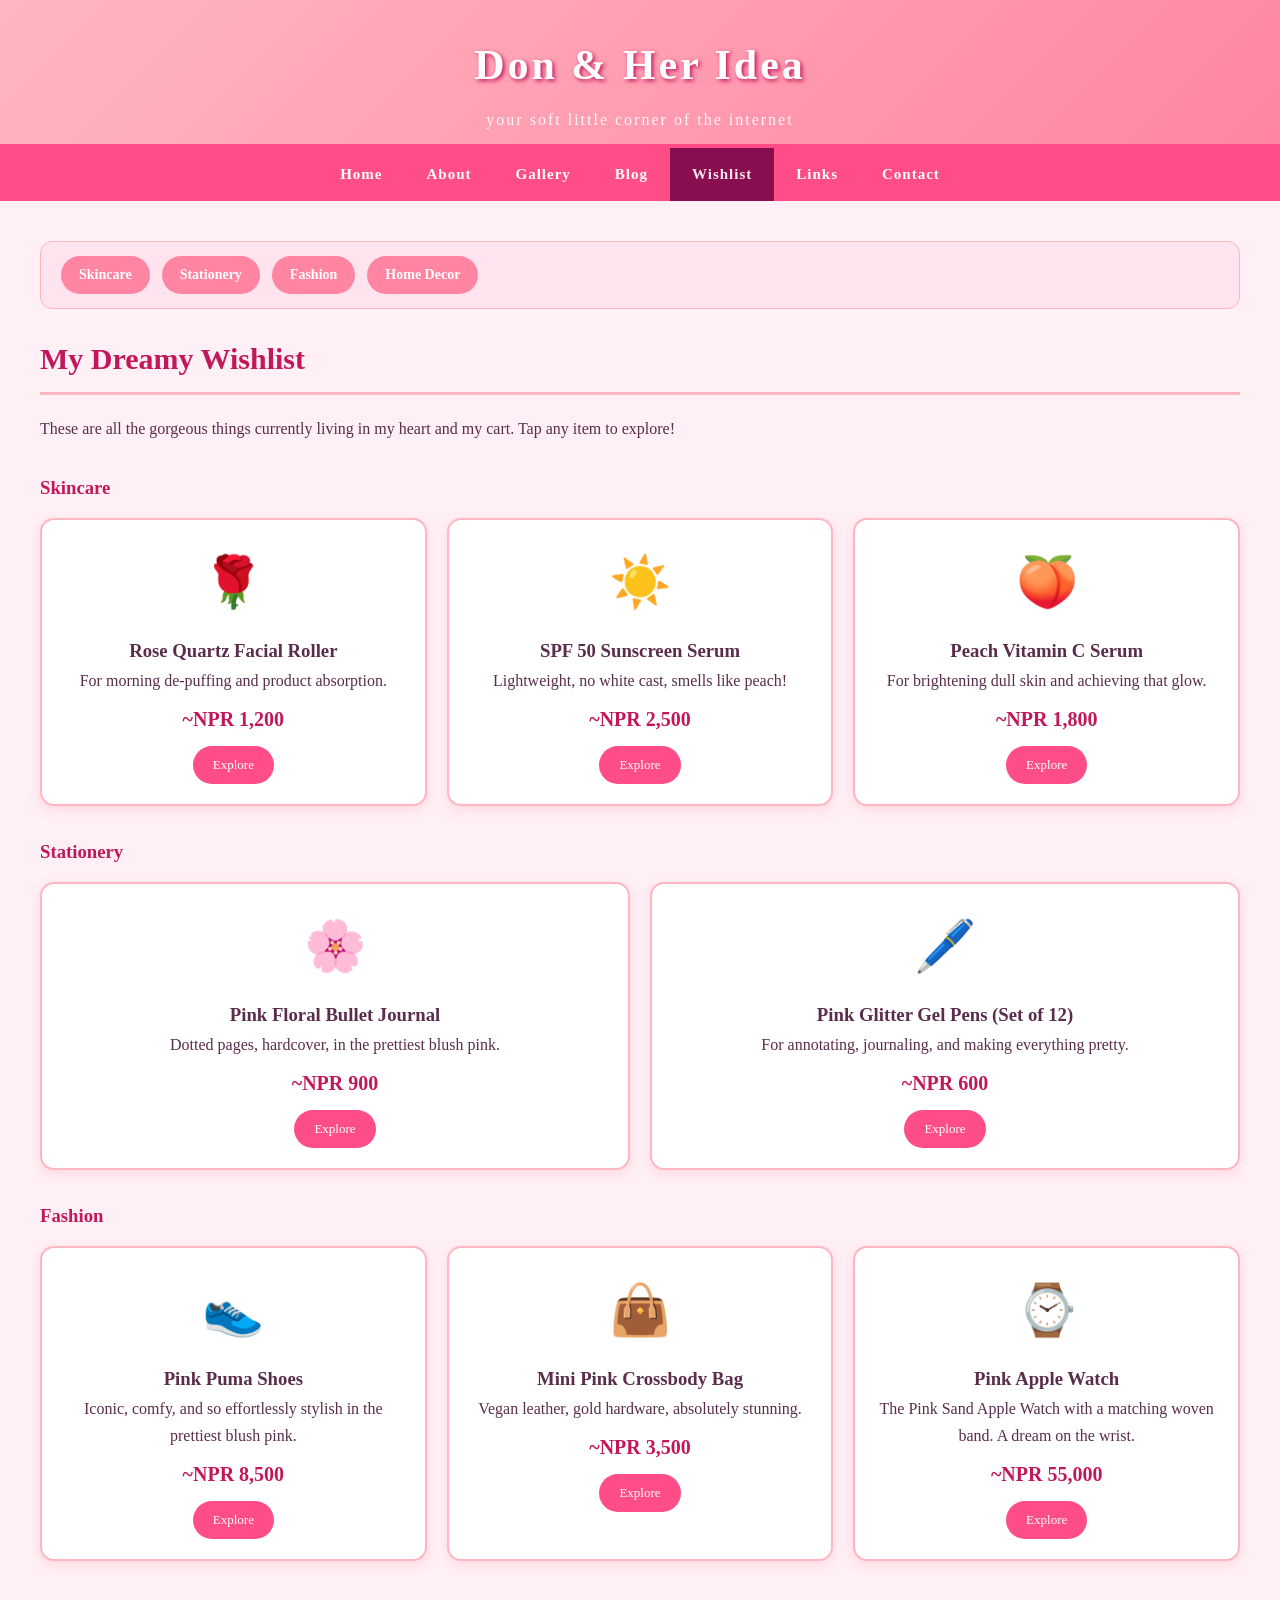
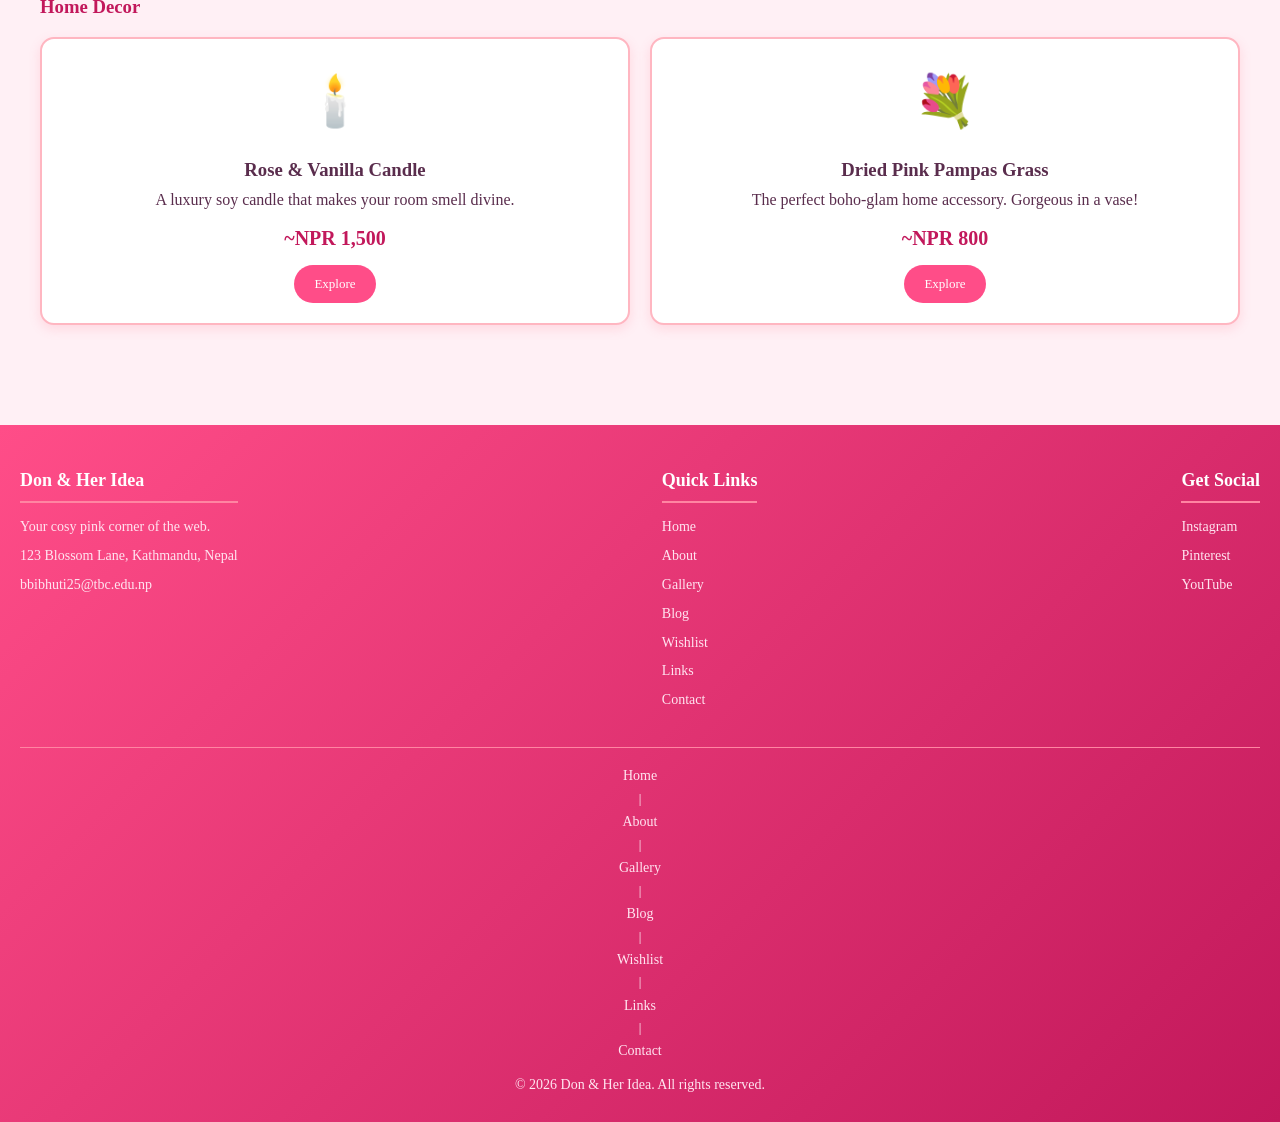
<file: shop.html>
<!DOCTYPE html>
<html lang="en">
<head>
  <meta charset="UTF-8" />
  <meta name="viewport" content="width=device-width, initial-scale=1.0" />
  <title>Don & Her Idea | Wishlist</title>
  <link rel="stylesheet" href="style.css" />
</head>
<body>

  <header>
    <div class="wrapper">
      <h1>Don &amp; Her Idea</h1>
      <p class="tagline">your soft little corner of the internet</p>
    </div>
  </header>

  <nav class="main-nav">
    <ul>
      <li><a href="index.html">Home</a></li>
      <li><a href="about.html">About</a></li>
      <li><a href="gallery.html">Gallery</a></li>
      <li><a href="blog.html">Blog</a></li>
      <li><a href="shop.html" class="active">Wishlist</a></li>
      <li><a href="links.html">Links</a></li>
      <li><a href="contact.html">Contact</a></li>
    </ul>
  </nav>

  <main>
    <div class="wrapper">

      <div class="local-nav">
        <a href="#skincare">Skincare</a>
        <a href="#stationery">Stationery</a>
        <a href="#fashion">Fashion</a>
        <a href="#home-decor">Home Decor</a>
      </div>

      <h2 class="section-title">My Dreamy Wishlist</h2>
      <p>These are all the gorgeous things currently living in my heart and my cart. Tap any item to explore!</p>

      <!-- Skincare -->
      <h3 style="color:#c2185b; margin: 30px 0 14px;" id="skincare">Skincare</h3>
      <div class="shop-grid">
        <div class="shop-item">
          <div class="emoji-icon">🌹</div>
          <h3>Rose Quartz Facial Roller</h3>
          <p>For morning de-puffing and product absorption.</p>
          <p class="price">~NPR 1,200</p>
          <a href="https://www.amazon.com" target="_blank" style="display:inline-block; margin-top:10px; background:#ff4d88; color:#fff; padding:8px 20px; border-radius:20px; font-size:13px;">Explore</a>
        </div>
        <div class="shop-item">
          <div class="emoji-icon">☀️</div>
          <h3>SPF 50 Sunscreen Serum</h3>
          <p>Lightweight, no white cast, smells like peach!</p>
          <p class="price">~NPR 2,500</p>
          <a href="https://www.amazon.com" target="_blank" style="display:inline-block; margin-top:10px; background:#ff4d88; color:#fff; padding:8px 20px; border-radius:20px; font-size:13px;">Explore</a>
        </div>
        <div class="shop-item">
          <div class="emoji-icon">🍑</div>
          <h3>Peach Vitamin C Serum</h3>
          <p>For brightening dull skin and achieving that glow.</p>
          <p class="price">~NPR 1,800</p>
          <a href="https://www.amazon.com" target="_blank" style="display:inline-block; margin-top:10px; background:#ff4d88; color:#fff; padding:8px 20px; border-radius:20px; font-size:13px;">Explore</a>
        </div>
      </div>

      <!-- Stationery -->
      <h3 style="color:#c2185b; margin: 30px 0 14px;" id="stationery">Stationery</h3>
      <div class="shop-grid">
        <div class="shop-item">
          <div class="emoji-icon">🌸</div>
          <h3>Pink Floral Bullet Journal</h3>
          <p>Dotted pages, hardcover, in the prettiest blush pink.</p>
          <p class="price">~NPR 900</p>
          <a href="https://www.amazon.com" target="_blank" style="display:inline-block; margin-top:10px; background:#ff4d88; color:#fff; padding:8px 20px; border-radius:20px; font-size:13px;">Explore</a>
        </div>
        <div class="shop-item">
          <div class="emoji-icon">🖊️</div>
          <h3>Pink Glitter Gel Pens (Set of 12)</h3>
          <p>For annotating, journaling, and making everything pretty.</p>
          <p class="price">~NPR 600</p>
          <a href="https://www.amazon.com" target="_blank" style="display:inline-block; margin-top:10px; background:#ff4d88; color:#fff; padding:8px 20px; border-radius:20px; font-size:13px;">Explore</a>
        </div>
      </div>

      <!-- Fashion -->
      <h3 style="color:#c2185b; margin: 30px 0 14px;" id="fashion">Fashion</h3>
      <div class="shop-grid">
        <div class="shop-item">
          <div class="emoji-icon">👟</div>
          <h3>Pink Puma Shoes</h3>
          <p>Iconic, comfy, and so effortlessly stylish in the prettiest blush pink.</p>
          <p class="price">~NPR 8,500</p>
          <a href="https://www.amazon.com" target="_blank" style="display:inline-block; margin-top:10px; background:#ff4d88; color:#fff; padding:8px 20px; border-radius:20px; font-size:13px;">Explore</a>
        </div>
        <div class="shop-item">
          <div class="emoji-icon">👜</div>
          <h3>Mini Pink Crossbody Bag</h3>
          <p>Vegan leather, gold hardware, absolutely stunning.</p>
          <p class="price">~NPR 3,500</p>
          <a href="https://www.amazon.com" target="_blank" style="display:inline-block; margin-top:10px; background:#ff4d88; color:#fff; padding:8px 20px; border-radius:20px; font-size:13px;">Explore</a>
        </div>
        <div class="shop-item">
          <div class="emoji-icon">⌚</div>
          <h3>Pink Apple Watch</h3>
          <p>The Pink Sand Apple Watch with a matching woven band. A dream on the wrist.</p>
          <p class="price">~NPR 55,000</p>
          <a href="https://www.apple.com" target="_blank" style="display:inline-block; margin-top:10px; background:#ff4d88; color:#fff; padding:8px 20px; border-radius:20px; font-size:13px;">Explore</a>
        </div>
      </div>

      <!-- Home Decor -->
      <h3 style="color:#c2185b; margin: 30px 0 14px;" id="home-decor">Home Decor</h3>
      <div class="shop-grid">
        <div class="shop-item">
          <div class="emoji-icon">🕯️</div>
          <h3>Rose &amp; Vanilla Candle</h3>
          <p>A luxury soy candle that makes your room smell divine.</p>
          <p class="price">~NPR 1,500</p>
          <a href="https://www.amazon.com" target="_blank" style="display:inline-block; margin-top:10px; background:#ff4d88; color:#fff; padding:8px 20px; border-radius:20px; font-size:13px;">Explore</a>
        </div>
        <div class="shop-item">
          <div class="emoji-icon">💐</div>
          <h3>Dried Pink Pampas Grass</h3>
          <p>The perfect boho-glam home accessory. Gorgeous in a vase!</p>
          <p class="price">~NPR 800</p>
          <a href="https://www.amazon.com" target="_blank" style="display:inline-block; margin-top:10px; background:#ff4d88; color:#fff; padding:8px 20px; border-radius:20px; font-size:13px;">Explore</a>
        </div>
      </div>

    </div>
  </main>

  <footer>
    <div class="footer-inner">
      <div>
        <h4>Don &amp; Her Idea</h4>
        <p>Your cosy pink corner of the web.</p>
        <p>123 Blossom Lane, Kathmandu, Nepal</p>
        <p><a href="mailto:bbibhuti25@tbc.edu.np">bbibhuti25@tbc.edu.np</a></p>
      </div>
      <div>
        <h4>Quick Links</h4>
        <a href="index.html">Home</a>
        <a href="about.html">About</a>
        <a href="gallery.html">Gallery</a>
        <a href="blog.html">Blog</a>
        <a href="shop.html">Wishlist</a>
        <a href="links.html">Links</a>
        <a href="contact.html">Contact</a>
      </div>
      <div>
        <h4>Get Social</h4>
        <a href="https://www.instagram.com/bibhutibhattarai_?igsh=MWlmOXd6ZXh1aWduYg==" target="_blank">Instagram</a>
        <a href="https://pinterest.com" target="_blank">Pinterest</a>
        <a href="https://youtube.com" target="_blank">YouTube</a>
      </div>
    </div>
    <div class="secondary-nav">
      <a href="index.html">Home</a> |
      <a href="about.html">About</a> |
      <a href="gallery.html">Gallery</a> |
      <a href="blog.html">Blog</a> |
      <a href="shop.html">Wishlist</a> |
      <a href="links.html">Links</a> |
      <a href="contact.html">Contact</a>
      <p style="margin-top:10px; color:#ffe4f0;">© 2026 Don &amp; Her Idea. All rights reserved.</p>
    </div>
  </footer>

</body>
</html>
</file>
<file: style.css>
/* ===== GLOBAL RESET ===== */
* {
  margin: 0;
  padding: 0;
  box-sizing: border-box;
}

/* ===== BODY ===== */
body {
  font-family: 'Georgia', serif;
  background-color: #fff0f5;
  color: #5a2d4d;
  font-size: 16px;
  line-height: 1.7;
}

/* ===== PAGE WRAPPER — max 1320px ===== */
.wrapper {
  max-width: 1320px;
  margin: 0 auto;
  padding: 0 20px;
}

/* ===== HEADER ===== */
header {
  background: linear-gradient(135deg, #ffb6c1, #ff85a2);
  text-align: center;
  padding: 30px 20px 10px;
  border-bottom: 4px solid #ff4d88;
}

header h1 {
  font-size: 42px;
  color: #fff;
  text-shadow: 2px 2px 4px #c2185b;
  letter-spacing: 3px;
  font-family: 'Georgia', serif;
}

header p.tagline {
  font-size: 16px;
  color: #fff5f8;
  margin-top: 5px;
  letter-spacing: 2px;
}

/* ===== PERSISTENT NAVIGATION BAR ===== */
nav.main-nav {
  background-color: #ff4d88;
  padding: 0;
  text-align: center;
}

nav.main-nav ul {
  list-style: none;
  display: flex;
  justify-content: center;
  flex-wrap: wrap;
  padding: 0;
  margin: 0;
}

nav.main-nav ul li a {
  display: block;
  padding: 14px 22px;
  color: #fff;
  text-decoration: none;
  font-size: 15px;
  font-weight: bold;
  letter-spacing: 1px;
  transition: background 0.3s;
}

nav.main-nav ul li a:hover {
  background-color: #c2185b;
  color: #ffe4f0;
}

nav.main-nav ul li a.active {
  background-color: #880e4f;
  color: #ffe4f0;
}

/* ===== BANNER===== */
.banner {
  position: relative;
  overflow: hidden;
  background: linear-gradient(135deg, #ffe4f0, #ffb6c1);
  height: 400px;
  display: flex;
  align-items: center;
  justify-content: center;
  text-align: center;
}

.slider {
  width: 100%;
  height: 400px;
  position: relative;
}

.slide {
  position: absolute;
  top: 0; left: 0;
  width: 100%;
  height: 100%;
  opacity: 0;
  transition: opacity 1s ease-in-out;
  display: flex;
  flex-direction: column;
  align-items: center;
  justify-content: center;
  background: linear-gradient(135deg, #ffe4f0, #ffb6c1, #ff85a2);
}

.slide.active {
  opacity: 1;
}

.slide h2 {
  font-size: 48px;
  color: #880e4f;
  text-shadow: 1px 1px 3px #fff;
}

.slide p {
  font-size: 20px;
  color: #5a2d4d;
  margin-top: 10px;
}

.slide .emoji-big {
  font-size: 80px;
  margin-bottom: 10px;
}

/* ===== MAIN CONTENT AREA ===== */
main {
  padding: 40px 20px;
  max-width: 1320px;
  margin: 0 auto;
}

/* ===== SECTION TITLES ===== */
h2.section-title {
  font-size: 30px;
  color: #c2185b;
  border-bottom: 3px solid #ffb6c1;
  padding-bottom: 8px;
  margin-bottom: 20px;
  font-family: 'Georgia', serif;
}

/* ===== CARDS ===== */
.card-grid {
  display: flex;
  flex-wrap: wrap;
  gap: 20px;
  margin-top: 20px;
}

.card {
  background: #fff0f5;
  border: 2px solid #ffb6c1;
  border-radius: 16px;
  padding: 24px;
  flex: 1 1 280px;
  box-shadow: 0 4px 15px rgba(255, 105, 135, 0.2);
  transition: transform 0.3s;
}

.card:hover {
  transform: translateY(-5px);
  box-shadow: 0 8px 25px rgba(255, 105, 135, 0.35);
}

.card h3 {
  color: #c2185b;
  margin-bottom: 10px;
  font-size: 20px;
}

/* ===== TABLE STYLES ===== */
table {
  width: 100%;
  border-collapse: collapse;
  margin: 20px 0;
  background: #fff;
}

table th {
  background-color: #ff4d88;
  color: #fff;
  padding: 12px 16px;
  text-align: left;
  font-size: 15px;
}

table td {
  padding: 10px 16px;
  border: 1px solid #ffb6c1;
  color: #5a2d4d;
  font-size: 14px;
}

table tr:nth-child(even) {
  background-color: #fff0f5;
}

table tr:hover {
  background-color: #ffe4f0;
}

/* ===== GALLERY ===== */
.gallery-grid {
  display: flex;
  flex-wrap: wrap;
  gap: 16px;
  margin-top: 20px;
}

.gallery-grid a {
  display: block;
  width: 200px;
  height: 160px;
  overflow: hidden;
  border: 3px solid #ff85a2;
  border-radius: 12px;
  box-shadow: 0 4px 12px rgba(255, 105, 135, 0.25);
  transition: transform 0.3s;
}

.gallery-grid a:hover {
  transform: scale(1.05);
  border-color: #c2185b;
}

.gallery-grid a img {
  width: 100%;
  height: 100%;
  object-fit: cover;
}

/* ===== CONTACT FORM ===== */
.contact-form {
  background: #fff;
  border: 2px solid #ffb6c1;
  border-radius: 16px;
  padding: 36px;
  max-width: 700px;
  box-shadow: 0 4px 20px rgba(255, 105, 135, 0.2);
}

.contact-form label {
  display: block;
  font-weight: bold;
  color: #c2185b;
  margin-bottom: 5px;
  margin-top: 18px;
  font-size: 15px;
}

.contact-form input,
.contact-form textarea,
.contact-form select {
  width: 100%;
  padding: 10px 14px;
  border: 2px solid #ffb6c1;
  border-radius: 8px;
  font-size: 15px;
  color: #5a2d4d;
  background: #fff5f8;
  outline: none;
  transition: border 0.3s;
}

.contact-form input:focus,
.contact-form textarea:focus,
.contact-form select:focus {
  border-color: #ff4d88;
}

.contact-form textarea {
  height: 130px;
  resize: vertical;
}

.contact-form button {
  margin-top: 22px;
  background: linear-gradient(135deg, #ff4d88, #c2185b);
  color: #fff;
  border: none;
  padding: 13px 36px;
  font-size: 16px;
  border-radius: 30px;
  cursor: pointer;
  font-weight: bold;
  letter-spacing: 1px;
  transition: background 0.3s, transform 0.2s;
}

.contact-form button:hover {
  background: linear-gradient(135deg, #c2185b, #880e4f);
  transform: scale(1.03);
}

.error-msg {
  color: #c2185b;
  font-size: 13px;
  margin-top: 4px;
  display: none;
}

/* ===== LINK COLORS ===== */
a {
  color: #e91e8c;
  text-decoration: none;
}

a:hover {
  color: #880e4f;
  text-decoration: underline;
}

a:visited {
  color: #9c27b0;
}

a:active {
  color: #ff0066;
}

/* ===== BLOG ===== */
.blog-post {
  background: #fff;
  border-left: 5px solid #ff4d88;
  border-radius: 0 12px 12px 0;
  padding: 20px 24px;
  margin-bottom: 28px;
  box-shadow: 0 2px 10px rgba(255, 105, 135, 0.15);
}

.blog-post h3 {
  color: #c2185b;
  font-size: 22px;
  margin-bottom: 8px;
}

.blog-post .meta {
  font-size: 13px;
  color: #e91e8c;
  margin-bottom: 10px;
}

/* ===== SHOP / WISHLIST ===== */
.shop-grid {
  display: flex;
  flex-wrap: wrap;
  gap: 20px;
}

.shop-item {
  background: #fff;
  border: 2px solid #ffb6c1;
  border-radius: 14px;
  padding: 20px;
  flex: 1 1 220px;
  text-align: center;
  box-shadow: 0 4px 12px rgba(255, 105, 135, 0.18);
  transition: transform 0.3s;
}

.shop-item:hover {
  transform: translateY(-4px);
}

.shop-item .price {
  color: #c2185b;
  font-size: 20px;
  font-weight: bold;
  margin-top: 8px;
}

.shop-item .emoji-icon {
  font-size: 50px;
  margin-bottom: 10px;
}

/* ===== FOOTER ===== */
footer {
  background: linear-gradient(135deg, #ff4d88, #c2185b);
  color: #fff;
  padding: 40px 20px 20px;
  margin-top: 60px;
}

footer .footer-inner {
  max-width: 1320px;
  margin: 0 auto;
  display: flex;
  flex-wrap: wrap;
  gap: 30px;
  justify-content: space-between;
}

footer h4 {
  font-size: 18px;
  margin-bottom: 12px;
  border-bottom: 2px solid #ff85a2;
  padding-bottom: 6px;
}

footer p, footer a {
  color: #ffe4f0;
  font-size: 14px;
  display: block;
  margin-bottom: 5px;
}

footer a:hover {
  color: #fff;
  text-decoration: underline;
}

/* secondary text navigation */
.secondary-nav {
  text-align: center;
  margin-top: 30px;
  border-top: 1px solid #ff85a2;
  padding-top: 16px;
  font-size: 13px;
}

.secondary-nav a {
  color: #ffe4f0;
  margin: 0 8px;
}

.secondary-nav a:hover {
  color: #fff;
  text-decoration: underline;
}

/* ===== LOCAL NAV (for sections with sub-pages) ===== */
.local-nav {
  display: flex;
  gap: 12px;
  flex-wrap: wrap;
  background: #ffe4f0;
  padding: 14px 20px;
  border-radius: 12px;
  margin-bottom: 24px;
  border: 1px solid #ffb6c1;
}

.local-nav a {
  background: #ff85a2;
  color: #fff;
  padding: 7px 18px;
  border-radius: 20px;
  font-size: 14px;
  font-weight: bold;
  transition: background 0.3s;
}

.local-nav a:hover {
  background: #c2185b;
  text-decoration: none;
}

/* ===== RESPONSIVE ===== */
@media (max-width: 768px) {
  header h1 { font-size: 28px; }
  nav.main-nav ul { flex-direction: column; }
  .slide h2 { font-size: 30px; }
  .banner { height: 280px; }
  .slider { height: 280px; }
}
</file>
